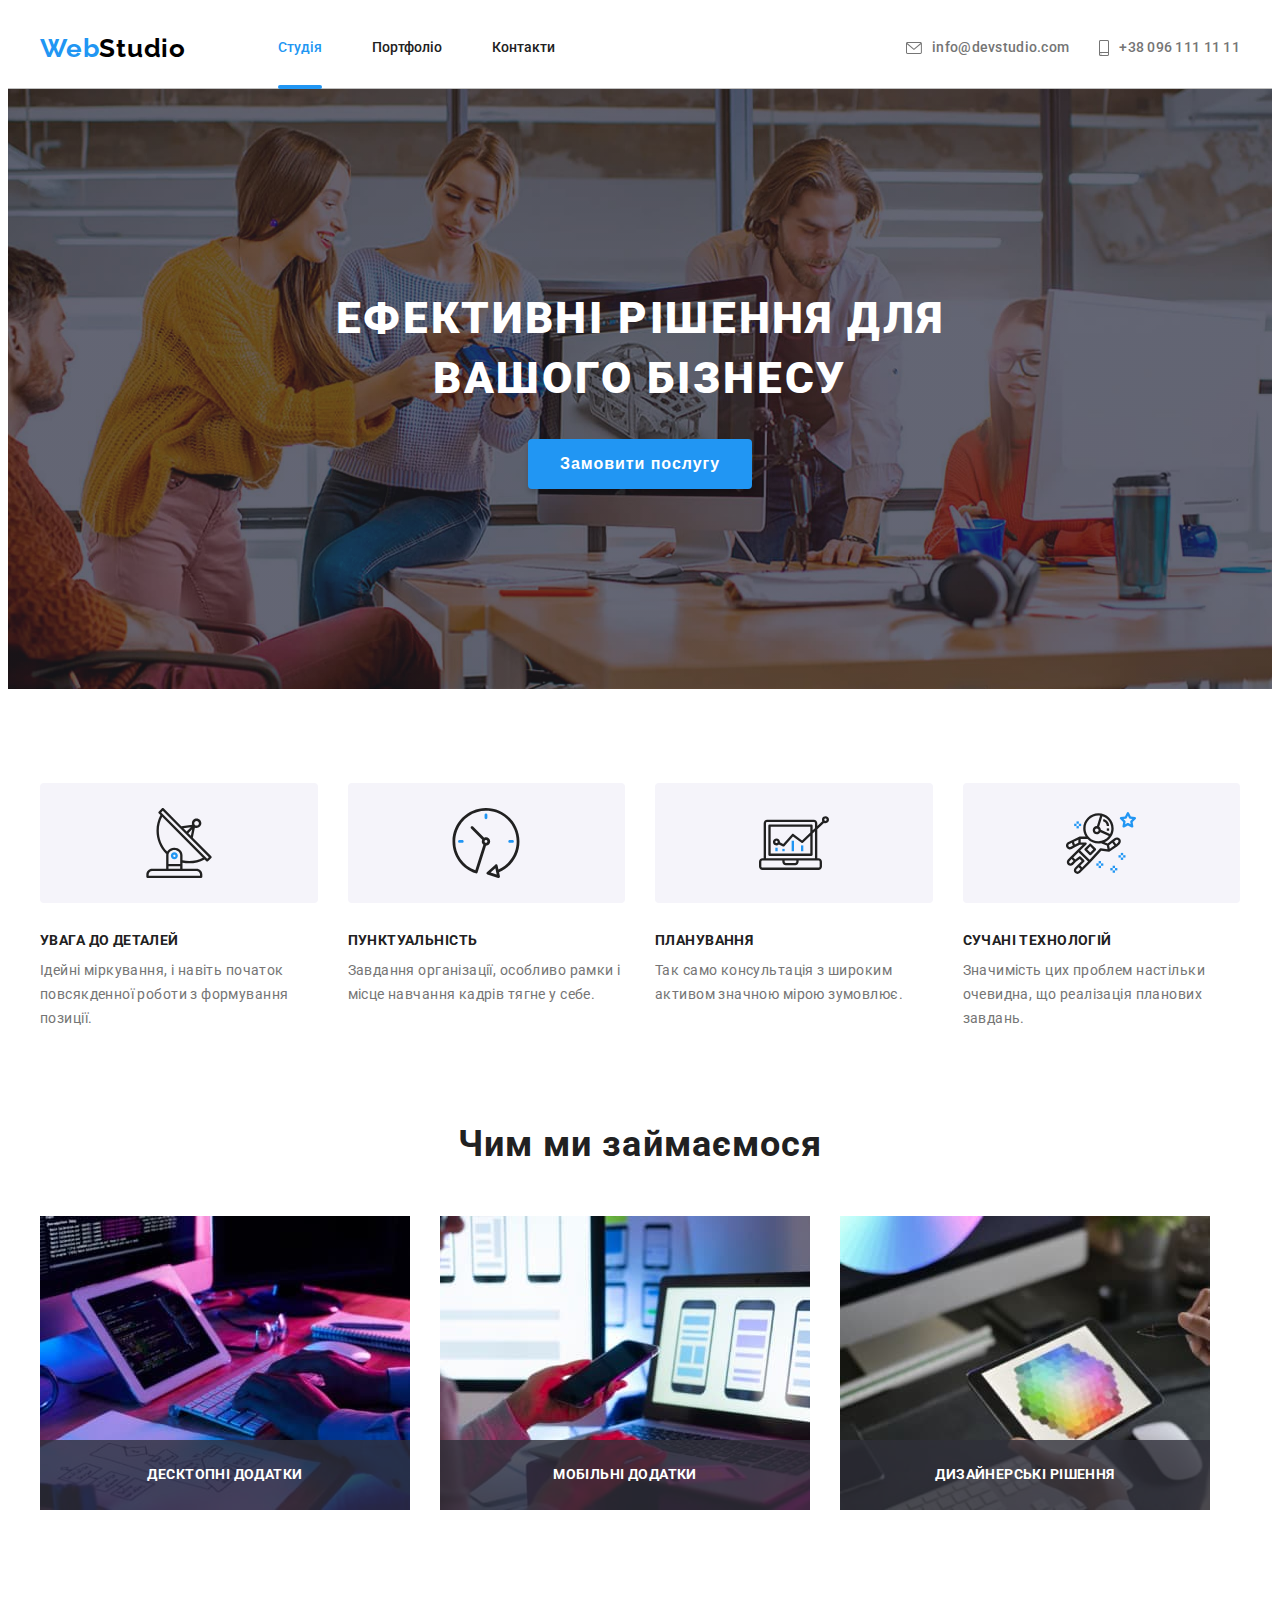
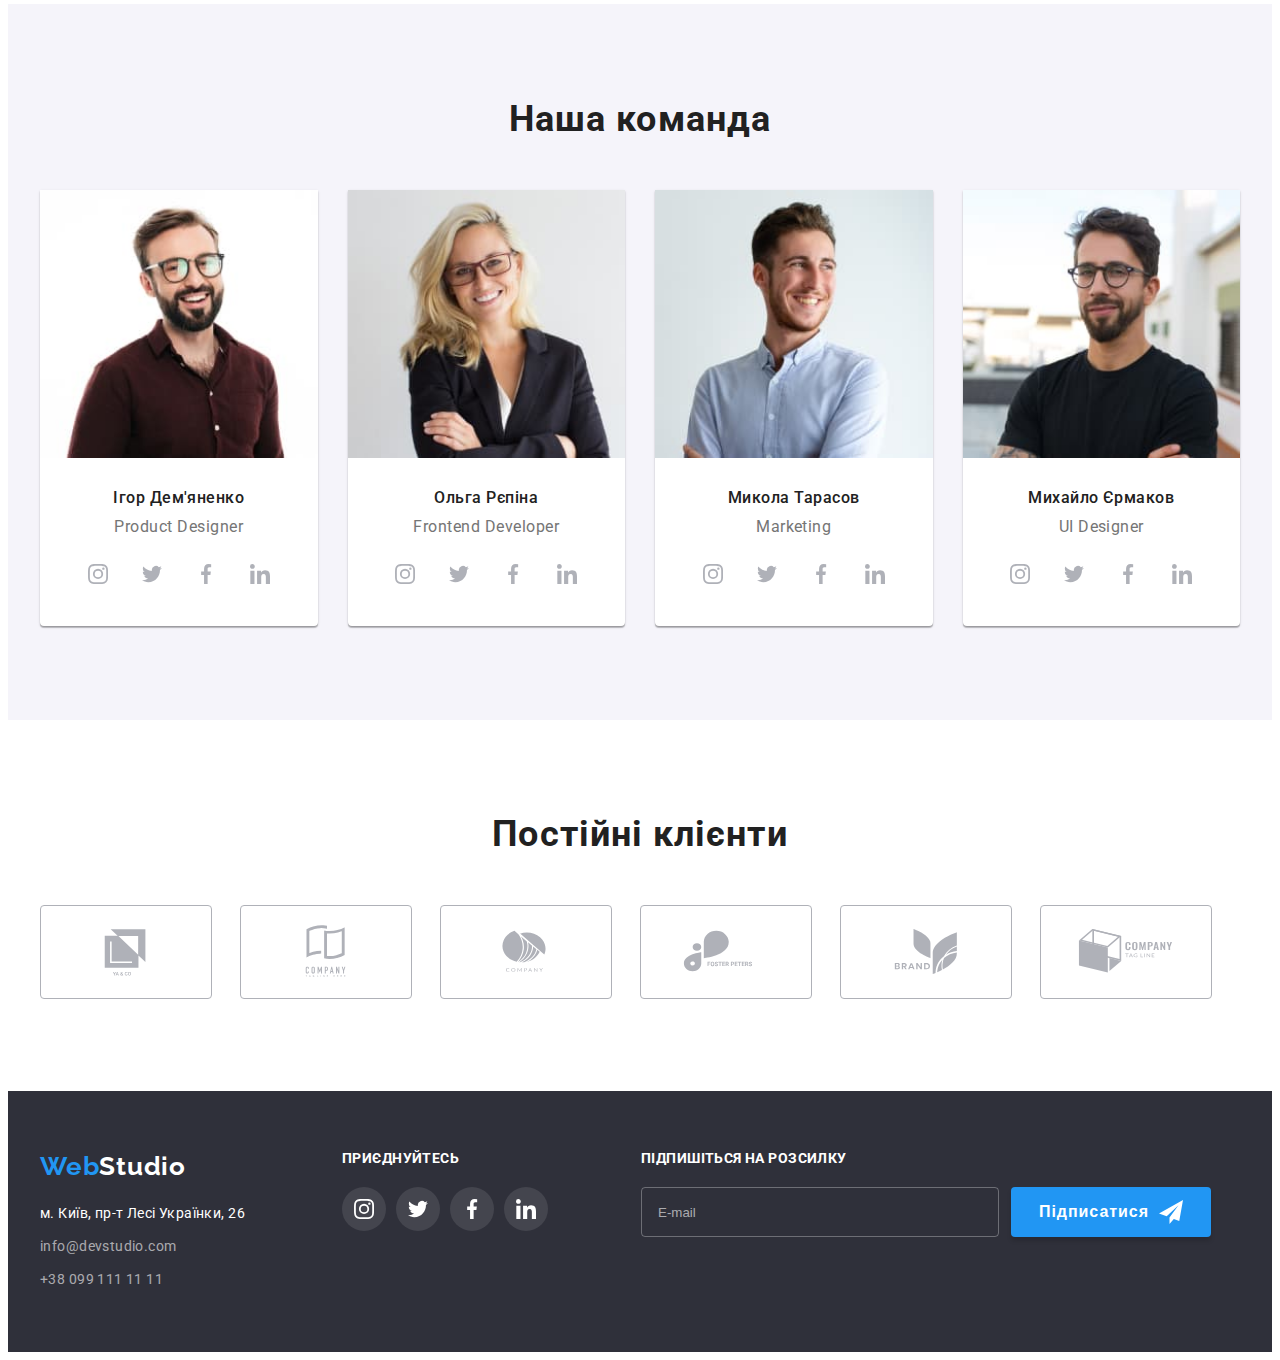
<file: index.html>
<!DOCTYPE html>
<html lang="uk">
	<head>
		<meta charset="UTF-8" />
		<meta http-equiv="X-UA-Compatible" content="IE=edge" />
		<meta name="viewport" content="width=device-width, initial-scale=1.0" />
		<title>Web Studio</title>
		<link rel="preconnect" href="https://fonts.googleapis.com" />
		<link rel="preconnect" href="https://fonts.gstatic.com" crossorigin />
		<link
			href="https://fonts.googleapis.com/css2?family=Raleway:wght@700&family=Roboto:wght@400;500;700;900&display=swap"
			rel="stylesheet"
		/>
        <link
			rel="stylesheet"
			href="https://cdnjs.cloudflare.com/ajax/libs/modern-normalize/1.1.0/modern-normalize.min.css"
			integrity="sha512-wpPYUAdjBVSE4KJnH1VR1HeZfpl1ub8YT/NKx4PuQ5NmX2tKuGu6U/JRp5y+Y8XG2tV+wKQpNHVUX03MfMFn9Q=="
			crossorigin="anonymous"
			referrerpolicy="no-referrer"
		/>
		<link rel="stylesheet" href="./css/main.min.css" />
		<link rel="stylesheet" href="./css/main.css" />
	</head>
	<body>
		<header class="header">
			<div class="container header__container">
				<a href="./" class="logo link"><span class="first-part">Web</span>Studio</a>
				<nav class="navigation">
					<ul class="navigation__list list">
						<li class="navigation__item">
							<a href="" class="navigation__link link navigation__link__current current"> Студія</a>
						</li>
						<li class="navigation__item">
							<a href="./portfolio.html" class="navigation__link link"> Портфоліо</a>
						</li>
						<li class="navigation__item"><a href="" class="navigation__link link"> Контакти</a></li>
					</ul>
				</nav>
				<ul class="connect list">
					<li class="connect__item">
						<a href="mailto:info@devstudio.com" class="connect__link link"
							><svg class="connect__icon" width="16" height="12">
								<use href="./images/icons.svg#icon-envelope"></use>
							</svg>
							info@devstudio.com
						</a>
					</li>
					<li class="connect__item">
						<a href="tel:+380961111111" class="connect__link link"
							><svg class="connect__icon" width="10" height="16">
								<use href="./images/icons.svg#icon-smartphone1"></use>
							</svg>
							+38 096 111 11 11
						</a>
					</li>
				</ul>
				<button type="button" class="menu-open-btn" data-menu-open>
					<svg class="header-mob" width="40" height="40">
						<use href="./images/icons.svg#icon-header-risca"></use>
					</svg>
				</button>
			</div>
			<div class="mob-menu is-hidden" data-menu>
				<div class="container">
					<button class="menu-close-btn" id="two" data-menu-close>
						<svg class="header-mob" width="40" height="40">
							<use href="./images/icons.svg#icon-header-close"></use>
						</svg>
					</button>
					<nav class="mob-menu-navigation">
						<ul class="mob-menu-list list">
							<li class="mob-menu-item">
								<a href="" class="mob-menu-link link mob-menu-current current"> Студія</a>
							</li>
							<li class="mob-menu-item">
								<a href="./portfolio.html" class="mob-menu-link link"> Портфоліо</a>
							</li>
							<li class="mob-menu-item"><a href="" class="mob-menu-link link"> Контакти</a></li>
						</ul>
					</nav>
					<ul class="mob-connect list">
						<li class="mob-connect-item link">
							<a href="tel:+380961111111" class="mob-connect-tel link"> +38 096 111 11 11 </a>
						</li>
						<li class="mob-connect-item">
							<a href="mailto:info@devstudio.com" class="mob-connect-mail link">
								info@devstudio.com
							</a>
						</li>
					</ul>
					<ul class="mob-soc-hid list">
						<li class="mob-soc-item">
							<a href="" class="mob-soc-link link">Instagram</a>
						</li>
						<li class="mob-soc-item"><a href="" class="mob-soc-link link">Twitter</a></li>
						<li class="mob-soc-item"><a href="" class="mob-soc-link link">Facebook</a></li>
						<li class="mob-soc-item"><a href="" class="mob-soc-link link">LinkedIn</a></li>
					</ul>
				</div>
			</div>
		</header>
		<main>
			<section class="hero">
				<div class="container">
					<h1 class="hero__title">
						Ефективні рішення для <br />
						вашого бізнесу
					</h1>
					<button type="button" class="hero__btn" data-modal-open>Замовити послугу</button>
				</div>
			</section>
			<section class="section">
				<div class="container">
					<h2 class="section__title">Переваги</h2>
					<ul class="benefits list">
						<li class="benefits-item">
							<div class="benefits-icon-box">
								<svg class="benefit-icon" width="70" height="70">
									<use href="./images/icons.svg#icon-antenna"></use>
								</svg>
							</div>
							<h3 class="benefits-title">Увага до деталей</h3>
							<p class="benefits-text">
								Ідейні міркування, і навіть початок повсякденної роботи з формування позиції.
							</p>
						</li>
						<li class="benefits-item">
							<div class="benefits-icon-box">
								<svg class="benefit-icon" width="70" height="70">
									<use href="./images/icons.svg#icon-clock"></use>
								</svg>
							</div>
							<h3 class="benefits-title">Пунктуальність</h3>
							<p class="benefits-text">
								Завдання організації, особливо рамки і місце навчання кадрів тягне у себе.
							</p>
						</li>
						<li class="benefits-item">
							<div class="benefits-icon-box">
								<svg class="benefit-icon" width="70" height="70">
									<use href="./images/icons.svg#icon-diagram"></use>
								</svg>
							</div>
							<h3 class="benefits-title">Планування</h3>
							<p class="benefits-text">
								Так само консультація з широким активом значною мірою зумовлює.
							</p>
						</li>
						<li class="benefits-item">
							<div class="benefits-icon-box">
								<svg class="benefit-icon" width="70" height="70">
									<use href="./images/icons.svg#icon-astronaut"></use>
								</svg>
							</div>
							<h3 class="benefits-title">Сучані технологій</h3>
							<p class="benefits-text">
								Значимість цих проблем настільки очевидна, що реалізація планових завдань.
							</p>
						</li>
					</ul>
				</div>
			</section>
			<section class="section hidden-section">
				<div class="container">
					<h2 class="works__title">Чим ми займаємося</h2>
					<ul class="works__list list">
						<li class="works__item">
							<div class="works__wrapper">
								<picture>
									<source
										srcset="./images/box1.jpg 1x, ./images/box-1-2x.jpg 2x"
										media="(min-width:1200px)"
									/>
									<img src="./images/box1.jpg" alt="box1" width="370" />
								</picture>
								<p class="works__text">Десктопні додатки</p>
							</div>
						</li>
						<li class="works__item">
							<div class="works__wrapper">
								<picture>
									<source
										srcset="./images/box2.jpg 1x, ./images/box-2-2x.jpg 2x"
										media="(min-width:1200px)"
									/>
									<img src="./images/box2.jpg" alt="box2" width="370" />
								</picture>
								<p class="works__text">Мобільні додатки</p>
							</div>
						</li>
						<li class="works__item">
							<div class="works__wrapper">
								<picture>
									<source
										srcset="./images/box3.jpg 1x, ./images/box-3-2x.jpg 2x"
										media="(min-width:1200px)"
									/>
									<img src="./images/box3.jpg" alt="box3" width="370" />
								</picture>
								<p class="works__text">Дизайнерські рішення</p>
							</div>
						</li>
					</ul>
				</div>
			</section>
			<section class="section section--bg">
				<div class="container">
					<h2 class="team">Наша команда</h2>
					<ul class="team__list list">
						<li class="team__item">
							<picture>
								<source
									srcset="./images/person-1-des.jpg 1x, ./images/person-1-des-2x.jpg 2x"
									media="(min-width:1200px)"
								/>
								<source
									srcset="./images/person-1-tab.jpg 1x, ./images/person-1-tab-2x.jpg 2x"
									media="(min-width:768px)"
								/>
								<source
									srcset="./images/person-1-mob.jpg 1x, ./images/person-1-mob-2x.jpg 2x"
									media="(max-width:767px)"
								/>
								<img src="./images/person-1-mob.jpg" alt="about" width="450" height="460" />
							</picture>
							<div class="team__workers">
								<h3 class="team__worker">Ігор Дем'яненко</h3>
								<p class="team__position">Product Designer</p>
								<ul class="team__icon list">
									<li class="team__icons">
										<a href="" class="team__link link">
											<svg class="team__img" width="20" height="20">
												<use href="./images/icons.svg#icon-instagram"></use>
											</svg>
										</a>
									</li>
									<li class="team__icons">
										<a href="" class="team__link link">
											<svg class="team__img" width="20" height="20">
												<use href="./images/icons.svg#icon-twitter	"></use>
											</svg>
										</a>
									</li>
									<li class="team__icons">
										<a href="" class="team__link link"
											><svg class="team__img" width="20" height="20">
												<use href="./images/icons.svg#icon-facebook"></use>
											</svg>
										</a>
									</li>
									<li class="team__icons">
										<a href="" class="team__link link"
											><svg class="team__img" width="20" height="20">
												<use href="./images/icons.svg#icon-linkedin"></use>
											</svg>
										</a>
									</li>
								</ul>
							</div>
						</li>
						<li class="team__item">
							<picture>
								<source
									srcset="./images/person-2-des.jpg 1x, ./images/person-2-des-2x.jpg 2x"
									media="(min-width:1200px)"
								/>
								<source
									srcset="./images/person-2-tab.jpg 1x, ./images/person-2-tab-2x.jpg 2x"
									media="(min-width:768px)"
								/>
								<source
									srcset="./images/person-2-mob.jpg 1x, ./images/person-2-mob-2x.jpg 2x"
									media="(max-width:767px)"
								/>
								<img src="./images/person-2-mob.jpg" alt="about" width="450" height="460" />
							</picture>
							<div class="team__workers">
								<h3 class="team__worker">Ольга Рєпіна</h3>
								<p class="team__position">Frontend Developer</p>
								<ul class="team__icon list">
									<li class="team__icons">
										<a href="" class="team__link link">
											<svg class="team__img" width="20" height="20">
												<use href="./images/icons.svg#icon-instagram"></use>
											</svg>
										</a>
									</li>
									<li class="team__icons">
										<a href="" class="team__link link">
											<svg class="team__img" width="20" height="20">
												<use href="./images/icons.svg#icon-twitter	"></use>
											</svg>
										</a>
									</li>
									<li class="team__icons">
										<a href="" class="team__link link"
											><svg class="team__img" width="20" height="20">
												<use href="./images/icons.svg#icon-facebook"></use>
											</svg>
										</a>
									</li>
									<li class="team__icons">
										<a href="" class="team__link link"
											><svg class="team__img" width="20" height="20">
												<use href="./images/icons.svg#icon-linkedin"></use>
											</svg>
										</a>
									</li>
								</ul>
							</div>
						</li>
						<li class="team__item">
							<picture>
								<source
									srcset="./images/person-3-des.jpg 1x, ./images/person-3-des-2x.jpg 2x"
									media="(min-width:1200px)"
								/>
								<source
									srcset="./images/person-3-tab.jpg 1x, ./images/person-3-tab-2x.jpg 2x"
									media="(min-width:768px)"
								/>
								<source
									srcset="./images/person-3-mob.jpg 1x, ./images/person-3-mob-2x.jpg 2x"
									media="(max-width:767px)"
								/>
								<img src="./images/person-3-mob.jpg" alt="about" width="450" height="460" />
							</picture>
							<div class="team__workers">
								<h3 class="team__worker">Микола Тарасов</h3>
								<p class="team__position">Marketing</p>
								<ul class="team__icon list">
									<li class="team__icons">
										<a href="" class="team__link link">
											<svg class="team__img" width="20" height="20">
												<use href="./images/icons.svg#icon-instagram"></use>
											</svg>
										</a>
									</li>
									<li class="team__icons">
										<a href="" class="team__link link">
											<svg class="team__img" width="20" height="20">
												<use href="./images/icons.svg#icon-twitter	"></use>
											</svg>
										</a>
									</li>
									<li class="team__icons">
										<a href="" class="team__link link"
											><svg class="team__img" width="20" height="20">
												<use href="./images/icons.svg#icon-facebook"></use>
											</svg>
										</a>
									</li>
									<li class="team__icons">
										<a href="" class="team__link link"
											><svg class="team__img" width="20" height="20">
												<use href="./images/icons.svg#icon-linkedin"></use>
											</svg>
										</a>
									</li>
								</ul>
							</div>
						</li>
						<li class="team__item">
							<picture>
								<source
									srcset="./images/person-4-des.jpg 1x, ./images/person-4-des-2x.jpg 2x"
									media="(min-width:1200px)"
								/>
								<source
									srcset="./images/person-4-tab.jpg 1x, ./images/person-4-tab-2x.jpg 2x"
									media="(min-width:768px)"
								/>
								<source
									srcset="./images/person-4-mob.jpg 1x, ./images/person-4-mob-2x.jpg 2x"
									media="(max-width:767px)"
								/>
								<img src="./images/person-4-mob.jpg" alt="about" width="450" height="460" />
							</picture>
							<div class="team__workers">
								<h3 class="team__worker">Михайло Єрмаков</h3>
								<p class="team__position">UI Designer</p>
								<ul class="team__icon list">
									<li class="team__icons">
										<a href="" class="team__link link">
											<svg class="team__img" width="20" height="20">
												<use href="./images/icons.svg#icon-instagram"></use>
											</svg>
										</a>
									</li>
									<li class="team__icons">
										<a href="" class="team__link link">
											<svg class="team__img" width="20" height="20">
												<use href="./images/icons.svg#icon-twitter	"></use>
											</svg>
										</a>
									</li>
									<li class="team__icons">
										<a href="" class="team__link link"
											><svg class="team__img" width="20" height="20">
												<use href="./images/icons.svg#icon-facebook"></use>
											</svg>
										</a>
									</li>
									<li class="team__icons">
										<a href="" class="team__link link"
											><svg class="team__img" width="20" height="20">
												<use href="./images/icons.svg#icon-linkedin"></use>
											</svg>
										</a>
									</li>
								</ul>
							</div>
						</li>
					</ul>
				</div>
			</section>
			<section class="section client">
				<div class="container">
					<h2 class="clients">Постійні клієнти</h2>
					<ul class="clients__list list">
						<li class="clients__item">
							<a href="" class="clients__icon link">
								<svg class="clients__img" width="106" height="60">
									<use href="./images/icons.svg#icon-Logo1"></use>
								</svg>
							</a>
						</li>
						<li class="clients__item">
							<a href="" class="clients__icon link">
								<svg class="clients__img" width="106" height="60">
									<use href="./images/icons.svg#icon-Logo2"></use>
								</svg>
							</a>
						</li>
						<li class="clients__item">
							<a href="" class="clients__icon link">
								<svg class="clients__img" width="106" height="60">
									<use href="./images/icons.svg#icon-Logo3"></use>
								</svg>
							</a>
						</li>
						<li class="clients__item">
							<a href="" class="clients__icon link">
								<svg class="clients__img" width="106" height="60">
									<use href="./images/icons.svg#icon-Logo4"></use>
								</svg>
							</a>
						</li>
						<li class="clients__item">
							<a href="" class="clients__icon link">
								<svg class="clients__img" width="106" height="60">
									<use href="./images/icons.svg#icon-Logo5"></use>
								</svg>
							</a>
						</li>
						<li class="clients__item">
							<a href="" class="clients__icon link">
								<svg class="clients__img" width="106" height="60">
									<use href="./images/icons.svg#icon-Logo6"></use>
								</svg>
							</a>
						</li>
					</ul>
				</div>
			</section>
		</main>
		<footer class="contacts">
			<div class="container footer__container">
				<div class="container-tablet">
					<div class="container-cont-bottom">
						<a href="./" class="logo-contacts link"><span class="first-part">Web</span>Studio</a>
						<address class="info">
							<ul class="info-list list">
								<li class="info-item">
									<a
										class="info-address link"
										href="https://goo.gl/maps/SW1nA3isdETWnzQe9"
										target="_blank"
										rel="noopener nereferrer nofollow"
									>
										м. Київ, пр-т Лесі Українки, 26
									</a>
								</li>
								<li class="info-item">
									<a href="mailto:info@devstudio.com" class="info-mail link">info@devstudio.com</a>
								</li>
								<li class="info-item">
									<a href="tel:+380991111111" class="info-tel link">+38 099 111 11 11</a>
								</li>
							</ul>
						</address>
					</div>
					<div class="invitation">
						<p class="invitation-title">Приєднуйтесь</p>
						<ul class="invitation-link list">
							<li class="footer-soc">
								<a href="" class="footer-soc-link link">
									<svg class="footer-soc-icon" width="20" height="20">
										<use href="./images/icons.svg#icon-instagram"></use>
									</svg>
								</a>
							</li>
							<li class="footer-soc">
								<a href="" class="footer-soc-link link">
									<svg class="footer-soc-icon" width="20" height="20">
										<use href="./images/icons.svg#icon-twitter	"></use>
									</svg>
								</a>
							</li>
							<li class="footer-soc">
								<a href="" class="footer-soc-link link"
									><svg class="footer-soc-icon" width="20" height="20">
										<use href="./images/icons.svg#icon-facebook"></use>
									</svg>
								</a>
							</li>
							<li class="footer-soc">
								<a href="" class="footer-soc-link link"
									><svg class="footer-soc-icon" width="20" height="20">
										<use href="./images/icons.svg#icon-linkedin"></use>
									</svg>
								</a>
							</li>
						</ul>
					</div>
				</div>
				<div class="footer-letter">
					<p class="text-soc-it">Підпишіться на розсилку</p>
					<form class="footer-form">
						<input
							type="text"
							class="footer-letter-mail"
							name="footer-letter-mail"
							placeholder="E-mail"
						/>
						<button type="submit" class="btn-footer-text sent-letter">
							Підписатися<svg class="footer-letter-icon" width="24" height="24">
								<use href="./images/icons.svg#icon-icon-send"></use>
							</svg>
						</button>
					</form>
				</div>
			</div>
		</footer>
		<div class="backdrop is-hidden" data-modal>
			<div class="modal">
				<button type="button" class="btn-modal" data-modal-close>
					<svg class="modal-icon" width="11" height="11">
						<use href="./images/icons.svg#icon-Vector"></use>
					</svg>
				</button>
				<p class="modal-title">Залиште свої дані, ми вам передзвонимо</p>
				<form class="modal-form">
					<div class="form-field">
						<label for="name" class="input-title">Ім'я</label>
						<div class="input-wrap">
							<input type="text" class="form-input" name="user-name" id="name" />
							<svg class="input-icon" width="18" height="18">
								<use href="./images/icons.svg#icon-person-name1"></use>
							</svg>
						</div>
					</div>
					<div class="form-field">
						<label for="phone" class="input-title">Телефон</label>
						<div class="input-wrap">
							<input type="tel" class="form-input" name="user-tel" id="phone" />
							<svg class="input-icon" width="18" height="18">
								<use href="./images/icons.svg#icon-person-tel"></use>
							</svg>
						</div>
					</div>
					<div class="form-field">
						<label for="mail" class="input-title">Пошта</label>
						<div class="input-wrap">
							<input type="email" class="form-input" name="user-email" id="mail" />
							<svg class="input-icon" width="18" height="18">
								<use href="./images/icons.svg#icon-person-email"></use>
							</svg>
						</div>
					</div>
					<div class="form-field-com">
						<label for="user-coment" class="input-title">Коментар</label>
						<textarea
							name="user-coment"
							id="user-coment"
							class="modal-text"
							placeholder="Введіть текст"
						></textarea>
					</div>
					<div class="form-field-com">
						<input
							type="checkbox"
							name="user-polyci"
							value="true"
							class="input-check section__title"
							id="user-polyci"
						/>
						<label for="user-polyci" class="form-polyci"
							>Погоджуюся з розсилкою та приймаю <a class="check-polyci" href="">Умови договору</a> 
						</label>
					</div>
					<button type="submit" class="btn-form">Відправити</button>
				</form>
			</div>
		</div>
		<script src="./js/modal.js"></script>
		<script src="./js/menu.js"></script>
	</body>
</html>
</file>
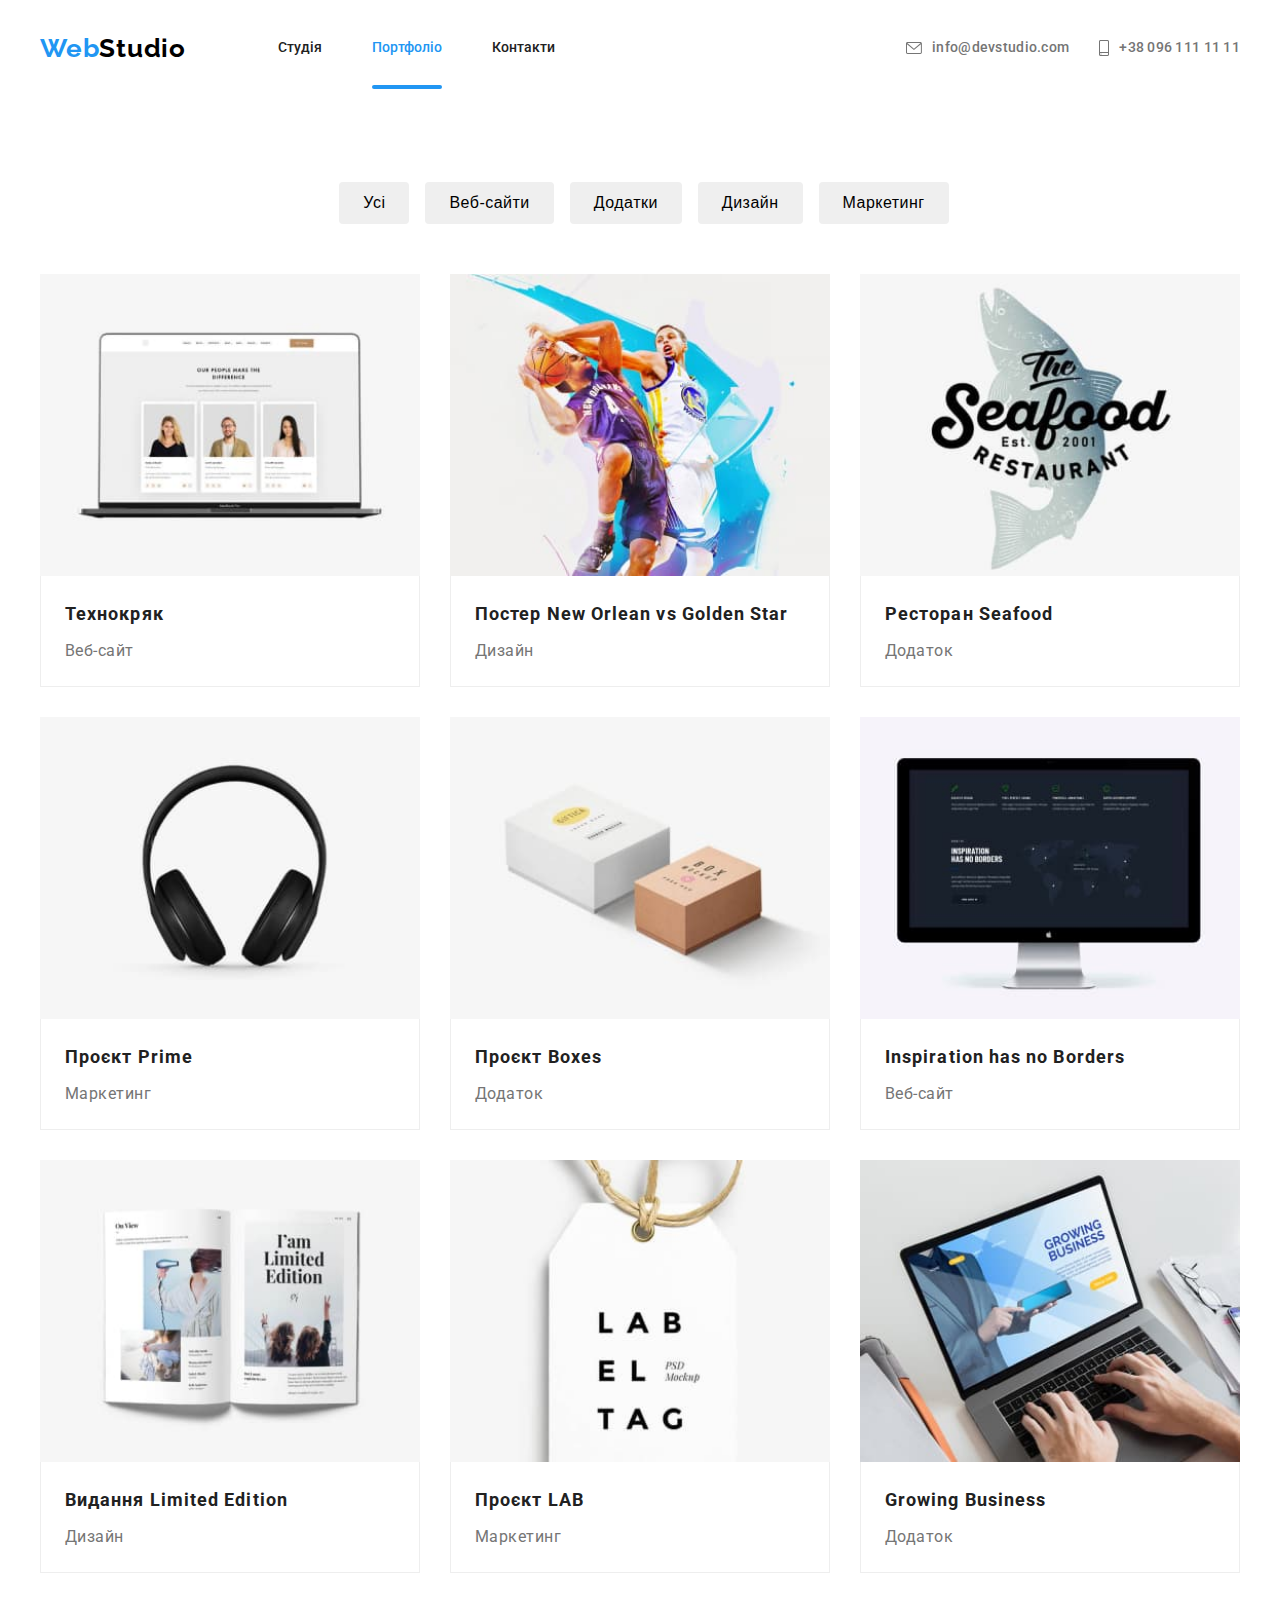
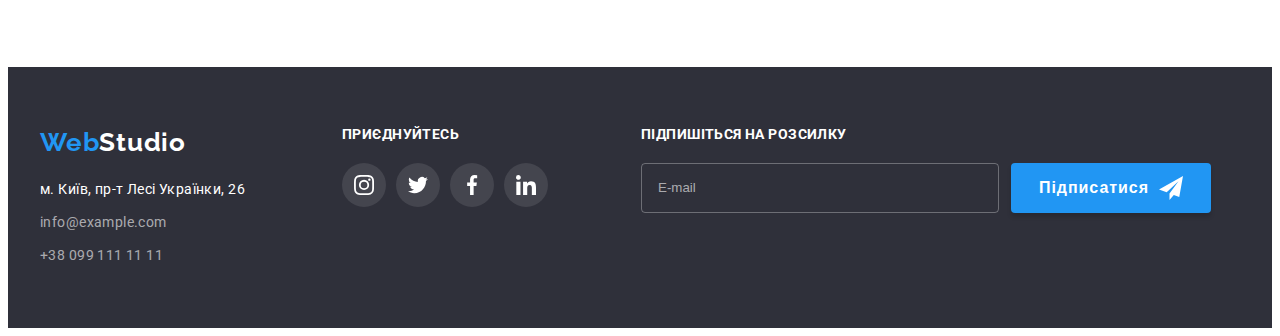
<file: portfolio.html>
<!DOCTYPE html>
<html lang="uk">
	<head>
		<meta charset="UTF-8" />
		<meta http-equiv="X-UA-Compatible" content="IE=edge" />
		<meta name="viewport" content="width=device-width, initial-scale=1.0" />
		<title>Portfolio</title>
		<link rel="preconnect" href="https://fonts.googleapis.com" />
		<link rel="preconnect" href="https://fonts.gstatic.com" crossorigin />
		<link
			href="https://fonts.googleapis.com/css2?family=Raleway:wght@700&family=Roboto:wght@400;500;700;900&display=swap"
			rel="stylesheet"
		/>
		<link
			rel="stylesheet"
			href="https://cdnjs.cloudflare.com/ajax/libs/modern-normalize/1.1.0/modern-normalize.min.css"
			integrity="sha512-wpPYUAdjBVSE4KJnH1VR1HeZfpl1ub8YT/NKx4PuQ5NmX2tKuGu6U/JRp5y+Y8XG2tV+wKQpNHVUX03MfMFn9Q=="
			crossorigin="anonymous"
			referrerpolicy="no-referrer"
		/>
		<link rel="stylesheet" href="./css/main.min.css" />
		<link rel="stylesheet" href="./css/main.css" />
	</head>
	<body>
		<header class="page-header">
			<div class="container header__container">
				<a href="./" class="logo link"><span class="first-part">Web</span>Studio</a>
				<nav class="navigation">
					<ul class="navigation__list list">
						<li class="navigation__item">
							<a href="./index.html" class="navigation__link link"> Студія</a>
						</li>
						<li class="navigation__item">
							<a href="" class="navigation__link link navigation-link__current current">
								Портфоліо</a
							>
						</li>
						<li class="navigation__item"><a href="" class="navigation__link link"> Контакти</a></li>
					</ul>
				</nav>
				<ul class="connect list">
					<li class="connect__item">
						<a href="mailto:info@devstudio.com" class="connect__link link"
							><svg class="connect__icon" width="16" height="12">
								<use href="./images/icons.svg#icon-envelope"></use>
							</svg>
							info@devstudio.com
						</a>
					</li>
					<li class="connect__item">
						<a href="tel:+380961111111" class="connect__link link"
							><svg class="connect__icon" width="10" height="16">
								<use href="./images/icons.svg#icon-smartphone1"></use>
							</svg>
							+38 096 111 11 11
						</a>
					</li>
				</ul>
				<button type="button" class="menu-open-btn" data-menu-open>
					<svg class="header-mob" width="40" height="40">
						<use href="./images/icons.svg#icon-header-risca"></use>
					</svg>
				</button>
			</div>
			<div class="mob-menu is-hidden" data-menu>
				<div class="container">
					<button class="menu-close-btn" data-menu-close>
						<svg class="header-mob" width="40" height="40">
							<use href="./images/icons.svg#icon-header-close"></use>
						</svg>
					</button>
					<nav class="mob-menu-navigation">
						<ul class="mob-menu-list list">
							<li class="mob-menu-item">
								<a href="./index.html" class="mob-menu-link link"> Студія</a>
							</li>
							<li class="mob-menu-item">
								<a href="" class="mob-menu-link link mob-menu-current curren"> Портфоліо</a>
							</li>
							<li class="mob-menu-item"><a href="" class="mob-menu-link link"> Контакти</a></li>
						</ul>
					</nav>
					<ul class="mob-connect list">
						<li class="mob-connect-item link">
							<a href="tel:+380961111111" class="mob-connect-tel link"> +38 096 111 11 11 </a>
						</li>
						<li class="mob-connect-item">
							<a href="mailto:info@devstudio.com" class="mob-connect-mail link">
								info@devstudio.com
							</a>
						</li>
					</ul>
					<ul class="mob-soc-hid list">
						<li class="mob-soc-item">
							<a href="" class="mob-soc-link link">Instagram</a>
						</li>
						<li class="mob-soc-item"><a href="" class="mob-soc-link link">Twitter</a></li>
						<li class="mob-soc-item"><a href="" class="mob-soc-link link">Facebook</a></li>
						<li class="mob-soc-item"><a href="" class="mob-soc-link link">LinkedIn</a></li>
					</ul>
				</div>
			</div>
		</header>
		<main>
			<section class="section">
				<div class="container">
					<h1 class="section__title">Портфоліо</h1>
					<ul class="filter list">
						<li class="filter-item">
							<button type="button" class="btn-port">Усі</button>
						</li>
						<li class="filter-item">
							<button type="button" class="btn-port">Веб-сайти</button>
						</li>
						<li class="filter-item">
							<button type="button" class="btn-port">Додатки</button>
						</li>
						<li class="filter-item">
							<button type="button" class="btn-port">Дизайн</button>
						</li>
						<li class="filter-item">
							<button type="button" class="btn-port">Маркетинг</button>
						</li>
					</ul>
					<ul class="gallery-list list">
						<li class="gallery-item">
							<a href="" class="projects link">
								<article class="work-card">
									<div class="team-thumb">
										<picture>
											<source
												srcset="./images/project-1-des.jpg 1x, ./images/project-1-des-2x.jpg 2x"
												media="(min-width:1200px)"
											/>
											<source
												srcset="./images/project-1-tab.jpg 1x, ./images/project-1-tab-2x.jpg 2x"
												media="(min-width:768px)"
											/>
											<source
												srcset="./images/project-1-mob.jpg 1x, ./images/project-1-mob-2x.jpg 2x"
												media="(max-width:767px)"
											/>
											<img
												src="./images/project-1-mob.jpg"
												alt="project1"
												width="450"
												height="294"
											/>
										</picture>
										<p class="thumb-text">
											Ресурс пропонує комплексні пропозиції з різним рівнем функціоналу та сервісів.
											Все це дозволить відвідувачу отримати вичерпні відомості про компанію чи
											приватну особу.
										</p>
									</div>
									<div class="project-desk">
										<h2 class="project-list">Технокряк</h2>
										<p class="project-text">Веб-сайт</p>
									</div>
								</article>
							</a>
						</li>
						<li class="gallery-item">
							<a href="" class="projects link">
								<article class="work-card">
									<div class="team-thumb">
										<picture>
											<source
												srcset="./images/project-2-des.jpg 1x, ./images/project-2-des-2x.jpg 2x"
												media="(min-width:1200px)"
											/>
											<source
												srcset="./images/project-2-tab.jpg 1x, ./images/project-2-tab-2x.jpg 2x"
												media="(min-width:768px)"
											/>
											<source
												srcset="./images/project-2-mob.jpg 1x, ./images/project-2-mob-2x.jpg 2x"
												media="(max-width:767px)"
											/>
											<img
												src="./images/project-2-mob.jpg"
												alt="project1"
												width="450"
												height="294"
											/>
										</picture>
										<p class="thumb-text">
											Ресурс пропонує комплексні пропозиції з різним рівнем функціоналу та сервісів.
											Все це дозволить відвідувачу отримати вичерпні відомості про компанію чи
											приватну особу.
										</p>
									</div>
									<div class="project-desk">
										<h2 class="project-list">Постер New Orlean vs Golden Star</h2>
										<p class="project-text">Дизайн</p>
									</div>
								</article>
							</a>
						</li>
						<li class="gallery-item">
							<a href="" class="projects link">
								<article class="work-card">
									<div class="team-thumb">
										<picture>
											<source
												srcset="./images/project-3-des.jpg 1x, ./images/project-3-des-2x.jpg 2x"
												media="(min-width:1200px)"
											/>
											<source
												srcset="./images/project-3-tab.jpg 1x, ./images/project-3-tab-2x.jpg 2x"
												media="(min-width:768px)"
											/>
											<source
												srcset="./images/project-3-mob.jpg 1x, ./images/project-3-mob-2x.jpg 2x"
												media="(max-width:767px)"
											/>
											<img
												src="./images/project-3-mob.jpg"
												alt="project1"
												width="450"
												height="294"
											/>
										</picture>
										<p class="thumb-text">
											Ресурс пропонує комплексні пропозиції з різним рівнем функціоналу та сервісів.
											Все це дозволить відвідувачу отримати вичерпні відомості про компанію чи
											приватну особу.
										</p>
									</div>
									<div class="project-desk">
										<h2 class="project-list">Ресторан Seafood</h2>
										<p class="project-text">Додаток</p>
									</div>
								</article>
							</a>
						</li>
						<li class="gallery-item">
							<a href="" class="projects link">
								<article class="work-card">
									<div class="team-thumb">
										<picture>
											<source
												srcset="./images/project-4-des.jpg 1x, ./images/project-4-des-2x.jpg 2x"
												media="(min-width:1200px)"
											/>
											<source
												srcset="./images/project-4-tab.jpg 1x, ./images/project-4-tab-2x.jpg 2x"
												media="(min-width:768px)"
											/>
											<source
												srcset="./images/project-4-mob.jpg 1x, ./images/project-4-mob-2x.jpg 2x"
												media="(max-width:767px)"
											/>
											<img
												src="./images/project-4-mob.jpg"
												alt="project1"
												width="450"
												height="294"
											/>
										</picture>
										<p class="thumb-text">
											Ресурс пропонує комплексні пропозиції з різним рівнем функціоналу та сервісів.
											Все це дозволить відвідувачу отримати вичерпні відомості про компанію чи
											приватну особу.
										</p>
									</div>
									<div class="project-desk">
										<h2 class="project-list">Проєкт Prime</h2>
										<p class="project-text">Маркетинг</p>
									</div>
								</article>
							</a>
						</li>
						<li class="gallery-item">
							<a href="" class="projects link">
								<article class="work-card">
									<div class="team-thumb">
										<picture>
											<source
												srcset="./images/project-5-des.jpg 1x, ./images/project-5-des-2x.jpg 2x"
												media="(min-width:1200px)"
											/>
											<source
												srcset="./images/project-5-tab.jpg 1x, ./images/project-5-tab-2x.jpg 2x"
												media="(min-width:768px)"
											/>
											<source
												srcset="./images/project-5-mob.jpg 1x, ./images/project-5-mob-2x.jpg 2x"
												media="(max-width:767px)"
											/>
											<img
												src="./images/project-5-mob.jpg"
												alt="project1"
												width="450"
												height="294"
											/>
										</picture>
										<p class="thumb-text">
											Ресурс пропонує комплексні пропозиції з різним рівнем функціоналу та сервісів.
											Все це дозволить відвідувачу отримати вичерпні відомості про компанію чи
											приватну особу.
										</p>
									</div>
									<div class="project-desk">
										<h2 class="project-list">Проєкт Boxes</h2>
										<p class="project-text">Додаток</p>
									</div>
								</article>
							</a>
						</li>
						<li class="gallery-item">
							<a href="" class="projects link">
								<article class="work-card">
									<div class="team-thumb">
										<picture>
											<source
												srcset="./images/project-6-des.jpg 1x, ./images/project-6-des-2x.jpg 2x"
												media="(min-width:1200px)"
											/>
											<source
												srcset="./images/project-6-tab.jpg 1x, ./images/project-6-tab-2x.jpg 2x"
												media="(min-width:768px)"
											/>
											<source
												srcset="./images/project-6-mob.jpg 1x, ./images/project-6-mob-2x.jpg 2x"
												media="(max-width:767px)"
											/>
											<img
												src="./images/project-6-mob.jpg"
												alt="project1"
												width="450"
												height="294"
											/>
										</picture>
										<p class="thumb-text">
											Ресурс пропонує комплексні пропозиції з різним рівнем функціоналу та сервісів.
											Все це дозволить відвідувачу отримати вичерпні відомості про компанію чи
											приватну особу.
										</p>
									</div>
									<div class="project-desk">
										<h2 class="project-list">Inspiration has no Borders</h2>
										<p class="project-text">Веб-сайт</p>
									</div>
								</article>
							</a>
						</li>
						<li class="gallery-item">
							<a href="" class="projects link">
								<article class="work-card">
									<div class="team-thumb">
										<picture>
											<source
												srcset="./images/project-7-des.jpg 1x, ./images/project-7-des-2x.jpg 2x"
												media="(min-width:1200px)"
											/>
											<source
												srcset="./images/project-7-tab.jpg 1x, ./images/project-7-tab-2x.jpg 2x"
												media="(min-width:768px)"
											/>
											<source
												srcset="./images/project-7-mob.jpg 1x, ./images/project-7-mob-2x.jpg 2x"
												media="(max-width:767px)"
											/>
											<img
												src="./images/project-7-mob.jpg"
												alt="project1"
												width="450"
												height="294"
											/>
										</picture>
										<p class="thumb-text">
											Ресурс пропонує комплексні пропозиції з різним рівнем функціоналу та сервісів.
											Все це дозволить відвідувачу отримати вичерпні відомості про компанію чи
											приватну особу.
										</p>
									</div>
									<div class="project-desk">
										<h2 class="project-list">Видання Limited Edition</h2>
										<p class="project-text">Дизайн</p>
									</div>
								</article>
							</a>
						</li>
						<li class="gallery-item">
							<a href="" class="projects link">
								<article class="work-card">
									<div class="team-thumb">
										<picture>
											<source
												srcset="./images/project-8-des.jpg 1x, ./images/project-8-des-2x.jpg 2x"
												media="(min-width:1200px)"
											/>
											<source
												srcset="./images/project-8-tab.jpg 1x, ./images/project-8-tab-2x.jpg 2x"
												media="(min-width:768px)"
											/>
											<source
												srcset="./images/project-8-mob.jpg 1x, ./images/project-8-mob-2x.jpg 2x"
												media="(max-width:767px)"
											/>
											<img
												src="./images/project-8-mob.jpg"
												alt="project1"
												width="450"
												height="294"
											/>
										</picture>
										<p class="thumb-text">
											Ресурс пропонує комплексні пропозиції з різним рівнем функціоналу та сервісів.
											Все це дозволить відвідувачу отримати вичерпні відомості про компанію чи
											приватну особу.
										</p>
									</div>
									<div class="project-desk">
										<h2 class="project-list">Проєкт LAB</h2>
										<p class="project-text">Маркетинг</p>
									</div>
								</article>
							</a>
						</li>
						<li class="gallery-item">
							<a href="" class="projects link">
								<article class="work-card">
									<div class="team-thumb">
										<picture>
											<source
												srcset="./images/project-9-des.jpg 1x, ./images/project-9-des-2x.jpg 2x"
												media="(min-width:1200px)"
											/>
											<source
												srcset="./images/project-9-tab.jpg 1x, ./images/project-9-tab-2x.jpg 2x"
												media="(min-width:768px)"
											/>
											<source
												srcset="./images/project-9-mob.jpg 1x, ./images/project-9-mob-2x.jpg 2x"
												media="(max-width:767px)"
											/>
											<img
												src="./images/project-9-mob.jpg"
												alt="project1"
												width="450"
												height="294"
											/>
										</picture>
										<p class="thumb-text">
											Ресурс пропонує комплексні пропозиції з різним рівнем функціоналу та сервісів.
											Все це дозволить відвідувачу отримати вичерпні відомості про компанію чи
											приватну особу.
										</p>
									</div>
									<div class="project-desk">
										<h2 class="project-list">Growing Business</h2>
										<p class="project-text">Додаток</p>
									</div>
								</article>
							</a>
						</li>
					</ul>
				</div>
			</section>
		</main>
		<footer class="contacts">
			<div class="container footer__container">
				<div class="container-tablet">
					<div class="container-cont-bottom">
						<a href="./" class="logo-contacts link"><span class="first-part">Web</span>Studio</a>
						<address class="info">
							<ul class="info-list list">
								<li class="info-item">
									<a
										class="info-address link"
										href="https://goo.gl/maps/SW1nA3isdETWnzQe9"
										target="_blank"
										rel="noopener nereferrer nofollow"
									>
										м. Київ, пр-т Лесі Українки, 26
									</a>
								</li>
								<li class="info-item">
									<a href="mailto:info@example.com" class="info-mail link">info@example.com</a>
								</li>
								<li class="info-item">
									<a href="tel:+380991111111" class="info-tel link">+38 099 111 11 11</a>
								</li>
							</ul>
						</address>
					</div>
					<div class="invitation">
						<p class="invitation-title">Приєднуйтесь</p>
						<ul class="invitation-link list">
							<li class="footer-soc">
								<a href="" class="footer-soc-link link">
									<svg class="footer-soc-icon" width="20" height="20">
										<use href="./images/icons.svg#icon-instagram"></use>
									</svg>
								</a>
							</li>
							<li class="footer-soc">
								<a href="" class="footer-soc-link link">
									<svg class="footer-soc-icon" width="20" height="20">
										<use href="./images/icons.svg#icon-twitter	"></use>
									</svg>
								</a>
							</li>
							<li class="footer-soc">
								<a href="" class="footer-soc-link link"
									><svg class="footer-soc-icon" width="20" height="20">
										<use href="./images/icons.svg#icon-facebook"></use>
									</svg>
								</a>
							</li>
							<li class="footer-soc">
								<a href="" class="footer-soc-link link"
									><svg class="footer-soc-icon" width="20" height="20">
										<use href="./images/icons.svg#icon-linkedin"></use>
									</svg>
								</a>
							</li>
						</ul>
					</div>
				</div>
				<div class="footer-letter">
					<p class="text-soc-it">Підпишіться на розсилку</p>
					<form class="footer-form">
						<input
							type="text"
							class="footer-letter-mail"
							name="footer-letter-mail"
							placeholder="E-mail"
						/>
						<button type="submit" class="btn-footer-text sent-letter">
							Підписатися<svg class="footer-letter-icon" width="24" height="24">
								<use href="./images/icons.svg#icon-icon-send"></use>
							</svg>
						</button>
					</form>
				</div>
			</div>
		</footer>
		<script src="./js/menu.js"></script>
	</body>
</html>
</file>
<file: css/main.css>
p,
h1,
h2,
h3,
h4,
h5,
h6 {
  margin: 0;
}

ul {
  margin: 0;
  padding-left: 0;
}

img {
  width: 100%;
  display: block;
  max-width: 100%;
  height: auto;
}

body.modal-open {
  overflow: hidden;
}

body {
  font-family: Roboto, sans-serif;
}

.list {
  list-style: none;
}

.link {
  text-decoration: none;
  display: block;
}

.container {
  width: 100%;
  padding-left: 15px;
  padding-right: 15px;
  margin: 0 auto;
}
@media screen and (min-width: 480px) {
  .container {
    width: 480px;
  }
}
@media screen and (min-width: 768px) {
  .container {
    width: 768px;
  }
}
@media screen and (min-width: 1200px) {
  .container {
    width: 1200px;
  }
}

.section {
  padding: 60px 0;
}
@media screen and (min-width: 1200px) {
  .section {
    padding: 94px 0;
  }
}

.backdrop {
  padding-left: 15px;
  padding-right: 15px;
  position: fixed;
  top: 0;
  width: 100%;
  height: 100%;
  background-color: rgba(0, 0, 0, 0.2);
  transition: opacity 250ms cubic-bezier(0.4, 0, 0.2, 1), visibility 250ms cubic-bezier(0.4, 0, 0.2, 1);
  overflow-y: scroll;
}

.is-hidden {
  visibility: hidden;
  opacity: 0;
  pointer-events: none;
}

.modal {
  position: relative;
  max-height: 100vh;
  width: 528px;
  height: 581px;
  background: #ffffff;
  box-shadow: 0px 1px 3px rgba(0, 0, 0, 0.12), 0px 1px 1px rgba(0, 0, 0, 0.14), 0px 2px 1px rgba(0, 0, 0, 0.2);
  border-radius: 4px;
  top: 50%;
  left: 50%;
  padding: 40px;
  transform: translate(-50%, -30%) scale(1);
  transition: transform 250ms cubic-bezier(0.4, 0, 0.2, 1);
}
@media screen and (max-width: 1199px) {
  .modal {
    width: 450px;
    height: 609px;
  }
}

.backdrop.is-hidden .modal {
  transform: translate(-50%, -50%) scale(0);
  min-height: 0;
}

.btn-modal {
  position: absolute;
  right: 8px;
  top: 8px;
  background: #ffffff;
  border: 1px solid rgba(0, 0, 0, 0.1);
  width: 30px;
  height: 30px;
  cursor: pointer;
  border-radius: 50%;
  background-color: transparent;
}
.btn-modal:focus, .btn-modal:hover {
  fill: #2196f3;
}

.modal-icon {
  position: absolute;
  top: 50%;
  left: 50%;
  transform: translate(-50%, -50%);
}

.no-scroll {
  overflow: hidden;
}

.modal-title {
  font-weight: 700;
  font-size: 20px;
  line-height: 1.15;
  text-align: center;
  letter-spacing: 0.03em;
  color: #212121;
  margin-bottom: 12px;
}
@media screen and (max-width: 1199px) {
  .modal-title {
    line-height: 1.5;
  }
}

.form-input {
  width: 100%;
  height: 40px;
  border: 1px solid rgba(33, 33, 33, 0.2);
  border-radius: 4px;
  padding-left: 42px;
}
.form-input:focus {
  outline-color: #2196f3;
}

.input-title {
  font-size: 12px;
  line-height: 1.16;
  letter-spacing: 0.01em;
  color: #757575;
}

.input-icon {
  position: absolute;
  left: 12px;
  top: 50%;
  transform: translateY(-50%);
}

.modal-text {
  display: block;
  width: 100%;
  height: 120px;
  border: 1px solid rgba(33, 33, 33, 0.2);
  border-radius: 4px;
  resize: none;
  padding: 12px 16px;
  margin-top: 4px;
}
.modal-text:focus {
  outline-color: #2196f3;
}

.btn-form {
  font-weight: 700;
  font-size: 16px;
  line-height: 1.87;
  letter-spacing: 0.06em;
  color: #ffffff;
  background: #2196f3;
  box-shadow: 0px 4px 4px rgba(0, 0, 0, 0.15);
  border-radius: 4px;
  border: none;
  cursor: pointer;
  padding: 10px 52px;
  display: block;
  margin-left: auto;
  margin-right: auto;
}

.form-field {
  margin-bottom: 10px;
}

.form-field-com {
  margin-bottom: 20px;
}

.input-wrap {
  position: relative;
  margin-top: 4px;
}

.form-input:focus + .input-icon {
  fill: #2196f3;
}

.form-polyci {
  font-size: 14px;
  line-height: 1.71;
  letter-spacing: 0.03em;
  color: #757575;
  display: flex;
  justify-content: center;
  align-items: center;
  margin-bottom: 20px;
}
.form-polyci::before {
  content: " ";
  width: 16px;
  height: 15px;
  border: 2px solid #212121;
  border-radius: 3px;
  margin-right: 8px;
  transition: background-color 250ms cubic-bezier(0.4, 0, 0.2, 1);
}
@media screen and (max-width: 1199px) {
  .form-polyci {
    font-size: 12px;
    line-height: 1.16;
  }
}

.check-polyci {
  margin-left: 5px;
  font-size: 12px;
  line-height: 1.71;
  letter-spacing: 0.03em;
  -webkit-text-decoration-line: underline;
          text-decoration-line: underline;
  color: #2196f3;
}

.input-check:checked + .form-polyci::before {
  background-color: #2196f3;
  border-radius: 2px;
  background-image: url(../images/galochka.svg);
  border: none;
  background-repeat: no-repeat;
  background-position: center;
}

@media screen and (min-width: 768px) {
  .navigation__list {
    width: calc((100% - 30px) / 2);
  }
}

.header {
  border-bottom: 1px solid silver;
  margin-right: auto;
  margin-left: auto;
}
@media screen and (max-width: 767px) {
  .header {
    padding-top: 16px;
    padding-bottom: 16px;
  }
}

.header__container {
  position: relative;
  display: flex;
  align-items: center;
}
@media screen and (max-width: 767px) {
  .header__container {
    width: 100%;
    display: flex;
  }
}

.navigation__list {
  display: none;
}
@media screen and (min-width: 768px) {
  .navigation__list {
    display: flex;
  }
}

.navigation__list.navigation__link::after {
  content: "";
  display: block;
  background: #2196f3;
  border-radius: 2px;
  width: 100%;
  height: 4px;
  position: absolute;
}

.navigation__list .navigation__item:not(:last-child) {
  margin-right: 50px;
}

.connect__link {
  font-weight: 500;
  line-height: 1.14;
  letter-spacing: 0.02em;
  color: #757575;
  align-items: center;
}
.connect__link {
  display: flex;
  gap: 10px;
  transition: color 250ms cubic-bezier(0.4, 0, 0.2, 1);
}
.connect__link:focus, .connect__link:hover {
  color: var(--accent--color);
}
@media screen and (min-width: 768px) and (max-width: 1199px) {
  .connect__link {
    font-size: 12px;
  }
}
@media screen and (min-width: 1200px) {
  .connect__link {
    font-size: 14px;
  }
}

.connect {
  display: none;
}
@media screen and (min-width: 768px) {
  .connect {
    display: block;
    margin-left: auto;
  }
}
@media screen and (min-width: 1200px) {
  .connect {
    display: flex;
    margin-left: auto;
  }
}

.connect.connect__item + .connect__item {
  margin-left: 50px;
}

.connect__item:not(:last-child) {
  margin-bottom: 10px;
}
@media screen and (min-width: 1200px) {
  .connect__item:not(:last-child) {
    margin-right: 30px;
    margin-bottom: 0;
  }
}

.navigation__link {
  position: relative;
  display: block;
  padding-top: 32px;
  padding-bottom: 32px;
  font-weight: 500;
  font-size: 14px;
  line-height: 1.14;
  color: var(--main--color);
  transition: color 250ms cubic-bezier(0.4, 0, 0.2, 1);
}
.navigation__link.current::after {
  content: "";
  display: block;
  width: 100%;
  height: 4px;
  border-radius: 2px;
  background-color: #2196f3;
  position: absolute;
  bottom: -1px;
  left: 0;
}

.navigation__link:hover,
.navigation__link:focus {
  color: #2196F3;
}

.navigation__link__current {
  color: #2196F3;
}

.connect__icon {
  fill: currentColor;
}

.connect__item .connect__lisk {
  font-weight: 500;
  font-size: 14px;
  line-height: 1.14;
  color: var(--main--color);
}

.navigation-link__current {
  color: var(--accent--color);
}

.menu-btn {
  margin-left: auto;
}

.menu-open-btn {
  border: none;
  top: 10px;
  right: 15px;
  display: block;
  margin-left: auto;
  border: none;
  background-color: #FFFFFF;
  cursor: pointer;
}
@media screen and (min-width: 768px) {
  .menu-open-btn {
    display: none;
  }
}

.mob-menu {
  position: fixed;
  background-color: white;
  top: 0;
  left: 0;
  width: 100vw;
  height: 100vh;
  padding-top: 48px;
  padding-bottom: 48px;
  padding-left: 40px;
  z-index: 1;
}
.mob-menu > .container {
  height: 100%;
  display: flex;
  flex-direction: column;
  justify-content: space-between;
}

.menu-close-btn {
  position: absolute;
  top: 10px;
  right: 15px;
  display: block;
  margin-left: auto;
  border: none;
  background-color: #FFFFFF;
  cursor: pointer;
}

.menu-close-btn:hover,
.menu-close-btn:focus {
  fill: #2196F3;
}

.mob-menu-item:not(:last-child) {
  margin-bottom: 32px;
}

.mob-menu-item {
  font-weight: 500;
  font-size: 40px;
  line-height: 1.18;
  letter-spacing: 0.02em;
  color: #212121;
}

.mob-connect-item:not(:last-child) {
  margin-bottom: 32px;
}

.mob-menu-link {
  font-weight: 500;
  font-size: 40px;
  line-height: 1.175;
  letter-spacing: 0.02em;
  color: #212121;
}

.mob-connect-mail {
  font-weight: 500;
  font-size: 24px;
  line-height: 1.4;
  letter-spacing: 0.02em;
  color: #757575;
}

.mob-connect-tel {
  font-weight: 500;
  font-size: 34px;
  line-height: 1.17;
  letter-spacing: 0.02em;
  color: #2196F3;
}

.mob-soc-hid {
  display: flex;
}

.mob-soc-item:not(:last-child) {
  margin-right: 20px;
}

.mob-soc-link {
  font-weight: 500;
  font-size: 18px;
  line-height: 1.22;
  letter-spacing: 0.02em;
  color: #2196F3;
}

.mob-menu-current {
  color: #2196F3;
}

.contacts {
  background-color: #2f303a;
  padding-top: 60px;
  padding-bottom: 60px;
  margin: 0 auto;
}

.info-item {
  font-style: normal;
  font-size: 14px;
  line-height: 1.71;
  letter-spacing: 0.03em;
}

.info-address {
  letter-spacing: 0.03em;
  color: var(--third--color);
  width: 232px;
}

.info-mail,
.info-tel {
  color: rgba(255, 255, 255, 0.6);
}

.logo-contacts {
  font-family: "Raleway";
  font-weight: 700;
  font-size: 26px;
  line-height: 1.19;
  letter-spacing: 0.03em;
  color: var(--third--color);
  margin-bottom: 20px;
}

.clients__list {
  display: flex;
  flex-wrap: wrap;
  gap: 30px;
}
@media screen and (min-width: 1200px) {
  .clients__list {
    display: flex;
  }
}

.clients {
  font-weight: 700;
  font-size: 28px;
  line-height: 1.18;
  text-align: center;
  letter-spacing: 0.03em;
  color: #212121;
  margin-bottom: 30px;
}
@media screen and (min-width: 1200px) {
  .clients {
    margin-bottom: 50px;
    font-size: 36px;
    line-height: 1.16;
  }
}

.clients__item {
  height: 92px;
  width: calc((100% - 30px) / 2);
}
@media screen and (min-width: 768px) {
  .clients__item {
    width: calc((100% - 60px) / 3);
  }
}
@media screen and (min-width: 1200px) {
  .clients__item {
    width: 170px;
    height: 92px;
  }
}

.clients__icon {
  outline: none;
  width: 100%;
  height: 100%;
  display: flex;
  align-items: center;
  justify-content: center;
  border: 1px solid #afb1b8;
  border-radius: 4px;
  transition: border 250ms cubic-bezier(0.4, 0, 0.2, 1), border-radius cubic-bezier(0.4, 0, 0.2, 1);
}
.clients__icon:focus, .clients__icon:hover {
  border: 1px solid #2196f3;
  border-radius: 4px;
}

.clients__img {
  fill: #afb1b8;
  transition: fill 250ms cubic-bezier(0.4, 0, 0.2, 1);
}
.clients__icon:hover .clients__img, .clients__icon:focus .clients__img {
  fill: #2196f3;
}

.hero {
  background-color: #c4c4c4;
  background-image: linear-gradient(rgba(47, 48, 58, 0.4), rgba(47, 48, 58, 0.4)), url(../images/header-mob-2x.webp);
  background-image: linear-gradient(rgba(47, 48, 58, 0.4), rgba(47, 48, 58, 0.4)), url(../images/header-mob.jpg);
  text-align: center;
  background-size: auto;
  padding: 118px 0;
  max-width: 1600px;
  background-repeat: no-repeat;
  background-size: cover;
  background-position: center;
  margin: 0 auto;
}
@media (min-device-pixel-ratio: 2), (-webkit-min-device-pixel-ratio: 2), (min-resolution: 192dpi), (min-resolution: 2dppx) {
  .hero {
    background-image: linear-gradient(rgba(47, 48, 58, 0.4), rgba(47, 48, 58, 0.4)), url(../images/header-mob-2x.jpg);
  }
}
@media screen and (min-width: 768px) {
  .hero {
    background-image: linear-gradient(rgba(47, 48, 58, 0.4), rgba(47, 48, 58, 0.4)), url(../images/header-tablet-2x.webp);
    background-image: linear-gradient(rgba(47, 48, 58, 0.4), rgba(47, 48, 58, 0.4)), url(../images/header-tablet.jpg);
  }
}
@media screen and (min-width: 768px) and (min-device-pixel-ratio: 2), screen and (min-width: 768px) and (-webkit-min-device-pixel-ratio: 2), screen and (min-width: 768px) and (min-resolution: 192dpi), screen and (min-width: 768px) and (min-resolution: 2dppx) {
  .hero {
    background-image: linear-gradient(rgba(47, 48, 58, 0.4), rgba(47, 48, 58, 0.4)), url(../images/header-tablet-2x.jpg);
  }
}
@media screen and (min-width: 1200px) {
  .hero {
    background-image: linear-gradient(rgba(47, 48, 58, 0.4), rgba(47, 48, 58, 0.4)), url(../images/hero-2x.webp);
    background-image: linear-gradient(rgba(47, 48, 58, 0.4), rgba(47, 48, 58, 0.4)), url(../images/hero.jpg);
    padding: 200px 0;
  }
}
@media screen and (min-width: 1200px) and (min-device-pixel-ratio: 2), screen and (min-width: 1200px) and (-webkit-min-device-pixel-ratio: 2), screen and (min-width: 1200px) and (min-resolution: 192dpi), screen and (min-width: 1200px) and (min-resolution: 2dppx) {
  .hero {
    background-image: linear-gradient(rgba(47, 48, 58, 0.4), rgba(47, 48, 58, 0.4)), url(../images/hero-2x.jpg);
  }
}

.hero__title {
  font-weight: 900;
  font-size: 44px;
  line-height: 1.36;
  letter-spacing: 0.06em;
  text-transform: uppercase;
  color: var(--third--color);
}
@media screen and (max-width: 1199px) {
  .hero__title {
    font-weight: 900;
    font-size: 26px;
    line-height: 1.62;
    text-align: center;
    letter-spacing: 0.06em;
    text-transform: uppercase;
    color: #FFFFFF;
  }
}

.hero__btn {
  margin-top: 30px;
  margin-left: auto;
  margin-right: auto;
}

.hero__btn {
  font-weight: 700;
  font-size: 16px;
  line-height: 1.88;
  align-items: center;
  text-align: center;
  letter-spacing: 0.06em;
  background: var(--accent--color);
  color: var(--third--color);
  cursor: pointer;
  border: none;
  box-shadow: 0px 4px 4px rgba(0, 0, 0, 0.15);
  border-radius: 4px;
  padding: 10px 32px;
  transition: background-color 250ms cubic-bezier(0.4, 0, 0.2, 1);
}
.hero__btn:hover, .hero__btn:focus {
  background-color: #188ce8;
}

@media screen and (max-width: 1199px) {
  .logo-contacts {
    display: flex;
    justify-content: center;
    font-size: 24px;
    line-height: 1.16;
  }
}
@media screen and (min-width: 1200px) {
  .logo-contacts {
    display: flex;
  }
}

@media screen and (max-width: 1199px) {
  .info-item {
    display: flex;
    justify-content: center;
  }
}
@media screen and (min-width: 1200px) {
  .info-item {
    display: flex;
  }
}

.info-list {
  justify-content: center;
}

.info-address:hover, .info-address:focus {
  color: var(--accent--color);
}

.info-mail:hover,
.info-mail:focus {
  color: var(--accent--color);
}

@media screen and (min-width: 1200px) {
  .footer__container {
    display: flex;
  }
}

.invitation-title {
  font-weight: 700;
  font-size: 14px;
  line-height: 1.14;
  letter-spacing: 0.03em;
  text-transform: uppercase;
  color: #ffffff;
  margin-bottom: 20px;
  text-align: center;
}
@media screen and (min-width: 768px) {
  .invitation-title {
    margin-top: 0;
    text-align: center;
  }
}
@media screen and (min-width: 1200px) {
  .invitation-title {
    text-align: start;
  }
}

.invitation-link {
  display: flex;
  justify-content: center;
  gap: 10px;
}

.footer-soc-link {
  width: 44px;
  height: 44px;
  border-radius: 50%;
  background: rgba(255, 255, 255, 0.1);
  display: flex;
  align-items: center;
  justify-content: center;
  transition: background-color 250ms cubic-bezier(0.4, 0, 0.2, 1);
}
.footer-soc-link:hover, .footer-soc-link:focus {
  background-color: #2196f3;
}

.footer-soc-icon {
  fill: #ffffff;
  transition: background-color 250ms cubic-bezier(0.4, 0, 0.2, 1);
}
.footer-soc-link:hover .footer-soc-icon, .footer-soc-link:focus .footer-soc-icon {
  fill: #ffffff;
}

.text-soc-it {
  font-weight: 700;
  font-size: 14px;
  line-height: 1.14;
  letter-spacing: 0.03em;
  text-transform: uppercase;
  text-align: center;
  color: #ffffff;
  margin-bottom: 20px;
}
@media screen and (min-width: 1200px) {
  .text-soc-it {
    display: block;
    text-align: start;
  }
}

.footer-letter-mail {
  width: 100%;
  padding-left: 16px;
  height: 50px;
  box-sizing: border-box;
  border: 1px solid rgba(255, 255, 255, 0.3);
  background-color: rgba(33, 149, 243, 0);
  border-radius: 4px;
  margin-bottom: 20px;
}
@media screen and (min-width: 768px) {
  .footer-letter-mail {
    width: 450px;
    display: block;
    margin-left: auto;
    margin-right: auto;
  }
}
@media screen and (min-width: 1200px) {
  .footer-letter-mail {
    width: 358px;
    margin-right: 12px;
  }
}
.footer-letter-mail::-moz-placeholder {
  color: rgba(255, 255, 255, 0.6);
}
.footer-letter-mail:-ms-input-placeholder {
  color: rgba(255, 255, 255, 0.6);
}
.footer-letter-mail::placeholder {
  color: rgba(255, 255, 255, 0.6);
}

.sent-letter {
  width: 200px;
  height: 50px;
  display: block;
  margin-left: auto;
  margin-right: auto;
  border: none;
  background: #2196f3;
  box-shadow: 0px 4px 4px rgba(0, 0, 0, 0.15);
  border-radius: 4px;
}

.footer-letter-icon {
  margin-left: 10px;
}

@media screen and (min-width: 1200px) {
  .footer-form {
    display: flex;
  }
}

.btn-footer-text {
  display: flex;
  font-weight: 700;
  font-size: 16px;
  line-height: 1.87;
  align-items: center;
  text-align: center;
  justify-content: center;
  letter-spacing: 0.06em;
  color: #ffffff;
}
.btn-footer-text:hover, .btn-footer-text:focus {
  background-color: #188CE8;
}

.container-tablet {
  margin-bottom: 60px;
}
@media screen and (min-width: 768px) {
  .container-tablet {
    display: flex;
    justify-content: space-around;
  }
}
@media screen and (min-width: 1200px) {
  .container-tablet {
    margin-bottom: 0;
    margin-right: 93px;
  }
}

@media screen and (min-width: 768px) {
  .container-cont-bottom {
    display: block;
  }
}
@media screen and (min-width: 1200px) {
  .container-cont-bottom {
    display: block;
    margin-right: 70px;
    margin-left: 0;
  }
}

.invitation {
  display: block;
  margin-top: 60px;
}
@media screen and (min-width: 768px) {
  .invitation {
    display: block;
    margin-top: 0;
  }
}
@media screen and (min-width: 1200px) {
  .invitation {
    display: block;
    margin-left: 0;
  }
}

.hidden-section {
  padding-top: 0;
}
@media screen and (max-width: 1200px) {
  .hidden-section {
    display: none;
  }
}

.works__item:not(:last-child) {
  margin-right: 30px;
}

.works__list {
  display: flex;
}

.works__title {
  font-weight: 700;
  font-size: 36px;
  line-height: 1.16;
  text-align: center;
  letter-spacing: 0.03em;
  color: var(--main--color);
  margin-bottom: 50px;
}

.works__wrapper {
  position: relative;
}

.works__text {
  display: flex;
  align-items: center;
  justify-content: center;
  font-weight: 700;
  font-size: 14px;
  line-height: 1.14;
  letter-spacing: 0.03em;
  text-transform: uppercase;
  color: #ffffff;
  background: rgba(47, 48, 58, 0.8);
  position: absolute;
  width: 100%;
  height: 70px;
  bottom: 0px;
}

.logo {
  font-family: "Raleway";
  font-weight: 700;
  font-size: 26px;
  line-height: 1.19;
  letter-spacing: 0.03em;
  color: #000000;
}
@media screen and (min-width: 480px) {
  .logo {
    font-size: 24px;
    line-height: 1.17;
  }
}
@media screen and (min-width: 768px) {
  .logo {
    display: block;
    margin-right: 87px;
  }
}
@media screen and (min-width: 1200px) {
  .logo {
    font-size: 26px;
    line-height: 1.19;
    display: block;
    margin-right: 92px;
  }
}

.first-part {
  color: var(--accent--color);
}

.filter {
  display: flex;
  flex-wrap: wrap;
  gap: 15px 8px;
}
@media screen and (min-width: 768px) {
  .filter {
    display: flex;
    justify-content: center;
  }
}

.work-card {
  height: 100%;
  display: flex;
  flex-direction: column;
}

.btn-port {
  margin-left: 8px;
  padding: 6px 22px;
  border-radius: 4px;
  font-weight: 500;
  font-size: 16px;
  line-height: 1.625;
  letter-spacing: 0.03em;
  border-color: transparent;
  cursor: pointer;
  transition-property: background-color, color, box-shadow;
  transition-duration: 250ms;
  transition-timing-function: cubic-bezier(0.4, 0, 0.2, 1);
}
.btn-port:hover, .btn-port:focus {
  background-color: var(--accent--color);
  color: var(--third--color);
  box-shadow: 0px 3px 1px rgba(0, 0, 0, 0.1), 0px 1px 2px rgba(0, 0, 0, 0.08), 0px 2px 2px rgba(0, 0, 0, 0.12);
}

.projects {
  height: 100%;
  display: grid;
  flex-direction: column;
}
.projects:hover, .projects:focus {
  box-shadow: 0px 1px 1px rgba(0, 0, 0, 0.12), 0px 4px 4px rgba(0, 0, 0, 0.06), 1px 4px 6px rgba(0, 0, 0, 0.16);
}

.team-thumb {
  position: relative;
  overflow: hidden;
}

.thumb-text {
  position: absolute;
  top: 0;
  font-size: 18px;
  line-height: 1.55;
  letter-spacing: 0.03em;
  color: #ffffff;
  background: rgba(33, 150, 243, 0.9);
  padding: 63px 24px;
  height: 100%;
  transform: translateY(100%);
  transition: 250ms cubic-bezier(0.4, 0, 0.2, 1);
}
.projects:hover .thumb-text, .projects:focus .thumb-text {
  transform: translateY(0);
}

.gallery-list {
  display: flex;
  flex-wrap: wrap;
  gap: 30px;
  font-weight: 700;
  font-size: 18px;
  line-height: 2;
  letter-spacing: 0.06em;
  margin-top: 40px;
}
@media screen and (min-width: 768px) {
  .gallery-list {
    margin-top: 30px;
  }
}
@media screen and (min-width: 1200px) {
  .gallery-list {
    margin-top: 50px;
  }
}

.work-item.gallery-item:nth-last-child(-n+3) {
  transition: box-shadow 250ms cubic-bezier(0.4, 0, 0.2, 1);
}

.project-list {
  font-weight: 700;
  font-size: 18px;
  line-height: 2;
  letter-spacing: 0.06em;
  color: var(--main--color);
  margin-bottom: 4px;
}

.project-desk {
  padding: 20px 24px 20px 24px;
  border-left: 1px solid #eeeeee;
  border-right: 1px solid #eeeeee;
  border-bottom: 1px solid #eeeeee;
  flex-grow: 1;
}

.project-text {
  font-weight: 400;
  font-size: 16px;
  line-height: 1.88;
  letter-spacing: 0.03em;
  color: var(--second--color);
}

.info {
  margin-top: 20px;
}

.info-list .info-item:not(:last-child) {
  margin-bottom: 9px;
}

.gallery-item {
  width: 100%;
}
@media screen and (min-width: 480px) {
  .gallery-item {
    width: 100%;
  }
}
@media screen and (min-width: 768px) {
  .gallery-item {
    width: calc((100% - 30px) / 2);
  }
}
@media screen and (min-width: 1200px) {
  .gallery-item {
    width: calc((100% - 60px) / 3);
  }
}

.team__list {
  display: flex;
  flex-wrap: wrap;
  gap: 30px;
}

.team__item {
  width: 100%;
  background: #ffffff;
  box-shadow: 0px 1px 3px rgba(0, 0, 0, 0.12), 0px 1px 1px rgba(0, 0, 0, 0.14), 0px 2px 1px rgba(0, 0, 0, 0.2);
  border-radius: 0px 0px 4px 4px;
}
@media screen and (min-width: 768px) {
  .team__item {
    width: calc((100% - 30px) / 2);
  }
}
@media screen and (min-width: 1200px) {
  .team__item {
    width: calc((100% - 90px) / 4);
  }
}

.section--bg {
  background-color: #f5f4fa;
}

.team {
  font-weight: 700;
  font-size: 28px;
  line-height: 1.17;
  text-align: center;
  letter-spacing: 0.03em;
  color: #212121;
  margin-bottom: 30px;
}
@media screen and (min-width: 1200px) {
  .team {
    font-size: 36px;
    margin-bottom: 50px;
  }
}

.team__worker {
  font-weight: 500;
  font-size: 16px;
  line-height: 1.19;
  text-align: center;
  letter-spacing: 0.03em;
  color: var(--main--color);
  margin-bottom: 10px;
}

.team__position {
  font-size: 16px;
  line-height: 1.19;
  text-align: center;
  letter-spacing: 0.03em;
  color: var(--second--color);
  margin-bottom: 16px;
}

.team__workers {
  padding-top: 30px;
  padding-bottom: 30px;
}

.team__icon {
  display: flex;
  justify-content: center;
  gap: 10px;
}

.team__link {
  width: 44px;
  height: 44px;
  border-radius: 50%;
  background-color: #ffffff;
  display: flex;
  align-items: center;
  justify-content: center;
  transition: background-color 250ms cubic-bezier(0.4, 0, 0.2, 1);
}
.team__link:hover, .team__link:focus {
  background-color: #2196f3;
}
.team__link:hover .team__img, .team__link:focus .team__img {
  fill: #ffffff;
}

.team__img {
  fill: #afb1b8;
  transition: fill 250ms cubic-bezier(0.4, 0, 0.2, 1);
}

.benefits {
  display: flex;
  flex-wrap: wrap;
  gap: 30px;
}

.benefits-item {
  width: 100%;
}
@media screen and (min-width: 768px) {
  .benefits-item {
    width: calc((100% - 30px) / 2);
  }
}
@media screen and (min-width: 1200px) {
  .benefits-item {
    width: calc((100% - 90px) / 4);
  }
}
.benefits-item .benefits-item:not(:last-child) {
  margin-bottom: 30px;
}

.benefits-title {
  font-weight: 700;
  font-size: 14px;
  line-height: 1.14;
  letter-spacing: 0.03em;
  text-transform: uppercase;
  color: var(--main--color);
  margin-bottom: 10px;
}
@media screen and (max-width: 768px) {
  .benefits-title {
    text-align: center;
  }
}

.benefits-text {
  font-size: 14px;
  line-height: 1.71;
  letter-spacing: 0.03em;
  color: var(--second--color);
}

.benefits-icon-box {
  height: 120px;
  background-color: #f5f4fa;
  display: flex;
  justify-content: center;
  align-items: center;
  margin-bottom: 30px;
  border-radius: 4px;
}

:root {
  --main--color: #212121;
  --second--color: #757575;
  --accent--color: #2196f3;
  --third--color: #ffffff;
}

.section__title {
  position: absolute;
  white-space: nowrap;
  width: 1px;
  height: 1px;
  overflow: hidden;
  border: 0;
  padding: 0;
  clip: rect(0 0 0 0);
  -webkit-clip-path: inset(50%);
          clip-path: inset(50%);
  margin: -1px;
}/*# sourceMappingURL=main.css.map */
</file>
<file: css/main.min.css>
p,h1,h2,h3,h4,h5,h6{margin:0}ul{margin:0;padding-left:0}img{width:100%;display:block;max-width:100%;height:auto}body.modal-open{overflow:hidden}body{font-family:Roboto,sans-serif}.list{list-style:none}.link{text-decoration:none;display:block}.container{width:100%;padding-left:15px;padding-right:15px;margin:0 auto}@media screen and (min-width: 480px){.container{width:480px}}@media screen and (min-width: 768px){.container{width:768px}}@media screen and (min-width: 1200px){.container{width:1200px}}.section{padding:60px 0}@media screen and (min-width: 1200px){.section{padding:94px 0}}.backdrop{padding-left:15px;padding-right:15px;position:fixed;top:0;width:100%;height:100%;background-color:rgba(0,0,0,.2);transition:opacity 250ms cubic-bezier(0.4, 0, 0.2, 1),visibility 250ms cubic-bezier(0.4, 0, 0.2, 1);overflow-y:scroll}.is-hidden{visibility:hidden;opacity:0;pointer-events:none}.modal{position:relative;max-height:100vh;width:528px;height:581px;background:#fff;box-shadow:0px 1px 3px rgba(0,0,0,.12),0px 1px 1px rgba(0,0,0,.14),0px 2px 1px rgba(0,0,0,.2);border-radius:4px;top:50%;left:50%;padding:40px;transform:translate(-50%, -30%) scale(1);transition:transform 250ms cubic-bezier(0.4, 0, 0.2, 1)}@media screen and (max-width: 1199px){.modal{width:450px;height:609px}}.backdrop.is-hidden .modal{transform:translate(-50%, -50%) scale(0);min-height:0}.btn-modal{position:absolute;right:8px;top:8px;background:#fff;border:1px solid rgba(0,0,0,.1);width:30px;height:30px;cursor:pointer;border-radius:50%;background-color:rgba(0,0,0,0)}.btn-modal:focus,.btn-modal:hover{fill:#2196f3}.modal-icon{position:absolute;top:50%;left:50%;transform:translate(-50%, -50%)}.no-scroll{overflow:hidden}.modal-title{font-weight:700;font-size:20px;line-height:1.15;text-align:center;letter-spacing:.03em;color:#212121;margin-bottom:12px}@media screen and (max-width: 1199px){.modal-title{line-height:1.5}}.form-input{width:100%;height:40px;border:1px solid rgba(33,33,33,.2);border-radius:4px;padding-left:42px}.form-input:focus{outline-color:#2196f3}.input-title{font-size:12px;line-height:1.16;letter-spacing:.01em;color:#757575}.input-icon{position:absolute;left:12px;top:50%;transform:translateY(-50%)}.modal-text{display:block;width:100%;height:120px;border:1px solid rgba(33,33,33,.2);border-radius:4px;resize:none;padding:12px 16px;margin-top:4px}.modal-text:focus{outline-color:#2196f3}.btn-form{font-weight:700;font-size:16px;line-height:1.87;letter-spacing:.06em;color:#fff;background:#2196f3;box-shadow:0px 4px 4px rgba(0,0,0,.15);border-radius:4px;border:none;cursor:pointer;padding:10px 52px;display:block;margin-left:auto;margin-right:auto}.form-field{margin-bottom:10px}.form-field-com{margin-bottom:20px}.input-wrap{position:relative;margin-top:4px}.form-input:focus+.input-icon{fill:#2196f3}.form-polyci{font-size:14px;line-height:1.71;letter-spacing:.03em;color:#757575;display:flex;justify-content:center;align-items:center;margin-bottom:20px}.form-polyci::before{content:" ";width:16px;height:15px;border:2px solid #212121;border-radius:3px;margin-right:8px;transition:background-color 250ms cubic-bezier(0.4, 0, 0.2, 1)}@media screen and (max-width: 1199px){.form-polyci{font-size:12px;line-height:1.16}}.check-polyci{margin-left:5px;font-size:12px;line-height:1.71;letter-spacing:.03em;-webkit-text-decoration-line:underline;text-decoration-line:underline;color:#2196f3}.input-check:checked+.form-polyci::before{background-color:#2196f3;border-radius:2px;background-image:url(../images/galochka.svg);border:none;background-repeat:no-repeat;background-position:center}@media screen and (min-width: 768px){.navigation__list{width:calc((100% - 30px)/2)}}.header{border-bottom:1px solid silver;margin-right:auto;margin-left:auto}@media screen and (max-width: 767px){.header{padding-top:16px;padding-bottom:16px}}.header__container{position:relative;display:flex;align-items:center}@media screen and (max-width: 767px){.header__container{width:100%;display:flex}}.navigation__list{display:none}@media screen and (min-width: 768px){.navigation__list{display:flex}}.navigation__list.navigation__link::after{content:"";display:block;background:#2196f3;border-radius:2px;width:100%;height:4px;position:absolute}.navigation__list .navigation__item:not(:last-child){margin-right:50px}.connect__link{font-weight:500;line-height:1.14;letter-spacing:.02em;color:#757575;align-items:center}.connect__link{display:flex;gap:10px;transition:color 250ms cubic-bezier(0.4, 0, 0.2, 1)}.connect__link:focus,.connect__link:hover{color:var(--accent--color)}@media screen and (min-width: 768px)and (max-width: 1199px){.connect__link{font-size:12px}}@media screen and (min-width: 1200px){.connect__link{font-size:14px}}.connect{display:none}@media screen and (min-width: 768px){.connect{display:block;margin-left:auto}}@media screen and (min-width: 1200px){.connect{display:flex;margin-left:auto}}.connect.connect__item+.connect__item{margin-left:50px}.connect__item:not(:last-child){margin-bottom:10px}@media screen and (min-width: 1200px){.connect__item:not(:last-child){margin-right:30px;margin-bottom:0}}.navigation__link{position:relative;display:block;padding-top:32px;padding-bottom:32px;font-weight:500;font-size:14px;line-height:1.14;color:var(--main--color);transition:color 250ms cubic-bezier(0.4, 0, 0.2, 1)}.navigation__link.current::after{content:"";display:block;width:100%;height:4px;border-radius:2px;background-color:#2196f3;position:absolute;bottom:-1px;left:0}.navigation__link:hover,.navigation__link:focus{color:#2196f3}.navigation__link__current{color:#2196f3}.connect__icon{fill:currentColor}.connect__item .connect__lisk{font-weight:500;font-size:14px;line-height:1.14;color:var(--main--color)}.navigation-link__current{color:var(--accent--color)}.menu-btn{margin-left:auto}.menu-open-btn{border:none;top:10px;right:15px;display:block;margin-left:auto;border:none;background-color:#fff;cursor:pointer}@media screen and (min-width: 768px){.menu-open-btn{display:none}}.mob-menu{position:fixed;background-color:#fff;top:0;left:0;width:100vw;height:100vh;padding-top:48px;padding-bottom:48px;padding-left:40px;z-index:1}.mob-menu>.container{height:100%;display:flex;flex-direction:column;justify-content:space-between}.menu-close-btn{position:absolute;top:10px;right:15px;display:block;margin-left:auto;border:none;background-color:#fff;cursor:pointer}.menu-close-btn:hover,.menu-close-btn:focus{fill:#2196f3}.mob-menu-item:not(:last-child){margin-bottom:32px}.mob-menu-item{font-weight:500;font-size:40px;line-height:1.18;letter-spacing:.02em;color:#212121}.mob-connect-item:not(:last-child){margin-bottom:32px}.mob-menu-link{font-weight:500;font-size:40px;line-height:1.175;letter-spacing:.02em;color:#212121}.mob-connect-mail{font-weight:500;font-size:24px;line-height:1.4;letter-spacing:.02em;color:#757575}.mob-connect-tel{font-weight:500;font-size:34px;line-height:1.17;letter-spacing:.02em;color:#2196f3}.mob-soc-hid{display:flex}.mob-soc-item:not(:last-child){margin-right:20px}.mob-soc-link{font-weight:500;font-size:18px;line-height:1.22;letter-spacing:.02em;color:#2196f3}.mob-menu-current{color:#2196f3}.contacts{background-color:#2f303a;padding-top:60px;padding-bottom:60px;margin:0 auto}.info-item{font-style:normal;font-size:14px;line-height:1.71;letter-spacing:.03em}.info-address{letter-spacing:.03em;color:var(--third--color);width:232px}.info-mail,.info-tel{color:rgba(255,255,255,.6)}.logo-contacts{font-family:"Raleway";font-weight:700;font-size:26px;line-height:1.19;letter-spacing:.03em;color:var(--third--color);margin-bottom:20px}.clients__list{display:flex;flex-wrap:wrap;gap:30px}@media screen and (min-width: 1200px){.clients__list{display:flex}}.clients{font-weight:700;font-size:28px;line-height:1.18;text-align:center;letter-spacing:.03em;color:#212121;margin-bottom:30px}@media screen and (min-width: 1200px){.clients{margin-bottom:50px;font-size:36px;line-height:1.16}}.clients__item{height:92px;width:calc((100% - 30px)/2)}@media screen and (min-width: 768px){.clients__item{width:calc((100% - 60px)/3)}}@media screen and (min-width: 1200px){.clients__item{width:170px;height:92px}}.clients__icon{outline:none;width:100%;height:100%;display:flex;align-items:center;justify-content:center;border:1px solid #afb1b8;border-radius:4px;transition:border 250ms cubic-bezier(0.4, 0, 0.2, 1),border-radius cubic-bezier(0.4, 0, 0.2, 1)}.clients__icon:focus,.clients__icon:hover{border:1px solid #2196f3;border-radius:4px}.clients__img{fill:#afb1b8;transition:fill 250ms cubic-bezier(0.4, 0, 0.2, 1)}.clients__icon:hover .clients__img,.clients__icon:focus .clients__img{fill:#2196f3}.hero{background-color:#c4c4c4;background-image:linear-gradient(rgba(47, 48, 58, 0.4), rgba(47, 48, 58, 0.4)),url(../images/header-mob-2x.webp);background-image:linear-gradient(rgba(47, 48, 58, 0.4), rgba(47, 48, 58, 0.4)),url(../images/header-mob.jpg);text-align:center;background-size:auto;padding:118px 0;max-width:1600px;background-repeat:no-repeat;background-size:cover;background-position:center;margin:0 auto}@media(min-device-pixel-ratio: 2),(-webkit-min-device-pixel-ratio: 2),(min-resolution: 192dpi),(min-resolution: 2dppx){.hero{background-image:linear-gradient(rgba(47, 48, 58, 0.4), rgba(47, 48, 58, 0.4)),url(../images/header-mob-2x.jpg)}}@media screen and (min-width: 768px){.hero{background-image:linear-gradient(rgba(47, 48, 58, 0.4), rgba(47, 48, 58, 0.4)),url(../images/header-tablet-2x.webp);background-image:linear-gradient(rgba(47, 48, 58, 0.4), rgba(47, 48, 58, 0.4)),url(../images/header-tablet.jpg)}}@media screen and (min-width: 768px)and (min-device-pixel-ratio: 2),screen and (min-width: 768px)and (-webkit-min-device-pixel-ratio: 2),screen and (min-width: 768px)and (min-resolution: 192dpi),screen and (min-width: 768px)and (min-resolution: 2dppx){.hero{background-image:linear-gradient(rgba(47, 48, 58, 0.4), rgba(47, 48, 58, 0.4)),url(../images/header-tablet-2x.jpg)}}@media screen and (min-width: 1200px){.hero{background-image:linear-gradient(rgba(47, 48, 58, 0.4), rgba(47, 48, 58, 0.4)),url(../images/hero-2x.webp);background-image:linear-gradient(rgba(47, 48, 58, 0.4), rgba(47, 48, 58, 0.4)),url(../images/hero.jpg);padding:200px 0}}@media screen and (min-width: 1200px)and (min-device-pixel-ratio: 2),screen and (min-width: 1200px)and (-webkit-min-device-pixel-ratio: 2),screen and (min-width: 1200px)and (min-resolution: 192dpi),screen and (min-width: 1200px)and (min-resolution: 2dppx){.hero{background-image:linear-gradient(rgba(47, 48, 58, 0.4), rgba(47, 48, 58, 0.4)),url(../images/hero-2x.jpg)}}.hero__title{font-weight:900;font-size:44px;line-height:1.36;letter-spacing:.06em;text-transform:uppercase;color:var(--third--color)}@media screen and (max-width: 1199px){.hero__title{font-weight:900;font-size:26px;line-height:1.62;text-align:center;letter-spacing:.06em;text-transform:uppercase;color:#fff}}.hero__btn{margin-top:30px;margin-left:auto;margin-right:auto}.hero__btn{font-weight:700;font-size:16px;line-height:1.88;align-items:center;text-align:center;letter-spacing:.06em;background:var(--accent--color);color:var(--third--color);cursor:pointer;border:none;box-shadow:0px 4px 4px rgba(0,0,0,.15);border-radius:4px;padding:10px 32px;transition:background-color 250ms cubic-bezier(0.4, 0, 0.2, 1)}.hero__btn:hover,.hero__btn:focus{background-color:#188ce8}@media screen and (max-width: 1199px){.logo-contacts{display:flex;justify-content:center;font-size:24px;line-height:1.16}}@media screen and (min-width: 1200px){.logo-contacts{display:flex}}@media screen and (max-width: 1199px){.info-item{display:flex;justify-content:center}}@media screen and (min-width: 1200px){.info-item{display:flex}}.info-list{justify-content:center}.info-address:hover,.info-address:focus{color:var(--accent--color)}.info-mail:hover,.info-mail:focus{color:var(--accent--color)}@media screen and (min-width: 1200px){.footer__container{display:flex}}.invitation-title{font-weight:700;font-size:14px;line-height:1.14;letter-spacing:.03em;text-transform:uppercase;color:#fff;margin-bottom:20px;text-align:center}@media screen and (min-width: 768px){.invitation-title{margin-top:0;text-align:center}}@media screen and (min-width: 1200px){.invitation-title{text-align:start}}.invitation-link{display:flex;justify-content:center;gap:10px}.footer-soc-link{width:44px;height:44px;border-radius:50%;background:rgba(255,255,255,.1);display:flex;align-items:center;justify-content:center;transition:background-color 250ms cubic-bezier(0.4, 0, 0.2, 1)}.footer-soc-link:hover,.footer-soc-link:focus{background-color:#2196f3}.footer-soc-icon{fill:#fff;transition:background-color 250ms cubic-bezier(0.4, 0, 0.2, 1)}.footer-soc-link:hover .footer-soc-icon,.footer-soc-link:focus .footer-soc-icon{fill:#fff}.text-soc-it{font-weight:700;font-size:14px;line-height:1.14;letter-spacing:.03em;text-transform:uppercase;text-align:center;color:#fff;margin-bottom:20px}@media screen and (min-width: 1200px){.text-soc-it{display:block;text-align:start}}.footer-letter-mail{width:100%;padding-left:16px;height:50px;box-sizing:border-box;border:1px solid rgba(255,255,255,.3);background-color:rgba(33,149,243,0);border-radius:4px;margin-bottom:20px}@media screen and (min-width: 768px){.footer-letter-mail{width:450px;display:block;margin-left:auto;margin-right:auto}}@media screen and (min-width: 1200px){.footer-letter-mail{width:358px;margin-right:12px}}.footer-letter-mail::-moz-placeholder{color:rgba(255,255,255,.6)}.footer-letter-mail:-ms-input-placeholder{color:rgba(255,255,255,.6)}.footer-letter-mail::placeholder{color:rgba(255,255,255,.6)}.sent-letter{width:200px;height:50px;display:block;margin-left:auto;margin-right:auto;border:none;background:#2196f3;box-shadow:0px 4px 4px rgba(0,0,0,.15);border-radius:4px}.footer-letter-icon{margin-left:10px}@media screen and (min-width: 1200px){.footer-form{display:flex}}.btn-footer-text{display:flex;font-weight:700;font-size:16px;line-height:1.87;align-items:center;text-align:center;justify-content:center;letter-spacing:.06em;color:#fff}.btn-footer-text:hover,.btn-footer-text:focus{background-color:#188ce8}.container-tablet{margin-bottom:60px}@media screen and (min-width: 768px){.container-tablet{display:flex;justify-content:space-around}}@media screen and (min-width: 1200px){.container-tablet{margin-bottom:0;margin-right:93px}}@media screen and (min-width: 768px){.container-cont-bottom{display:block}}@media screen and (min-width: 1200px){.container-cont-bottom{display:block;margin-right:70px;margin-left:0}}.invitation{display:block;margin-top:60px}@media screen and (min-width: 768px){.invitation{display:block;margin-top:0}}@media screen and (min-width: 1200px){.invitation{display:block;margin-left:0}}.hidden-section{padding-top:0}@media screen and (max-width: 1200px){.hidden-section{display:none}}.works__item:not(:last-child){margin-right:30px}.works__list{display:flex}.works__title{font-weight:700;font-size:36px;line-height:1.16;text-align:center;letter-spacing:.03em;color:var(--main--color);margin-bottom:50px}.works__wrapper{position:relative}.works__text{display:flex;align-items:center;justify-content:center;font-weight:700;font-size:14px;line-height:1.14;letter-spacing:.03em;text-transform:uppercase;color:#fff;background:rgba(47,48,58,.8);position:absolute;width:100%;height:70px;bottom:0px}.logo{font-family:"Raleway";font-weight:700;font-size:26px;line-height:1.19;letter-spacing:.03em;color:#000}@media screen and (min-width: 480px){.logo{font-size:24px;line-height:1.17}}@media screen and (min-width: 768px){.logo{display:block;margin-right:87px}}@media screen and (min-width: 1200px){.logo{font-size:26px;line-height:1.19;display:block;margin-right:92px}}.first-part{color:var(--accent--color)}.filter{display:flex;flex-wrap:wrap;gap:15px 8px}@media screen and (min-width: 768px){.filter{display:flex;justify-content:center}}.work-card{height:100%;display:flex;flex-direction:column}.btn-port{margin-left:8px;padding:6px 22px;border-radius:4px;font-weight:500;font-size:16px;line-height:1.625;letter-spacing:.03em;border-color:rgba(0,0,0,0);cursor:pointer;transition-property:background-color,color,box-shadow;transition-duration:250ms;transition-timing-function:cubic-bezier(0.4, 0, 0.2, 1)}.btn-port:hover,.btn-port:focus{background-color:var(--accent--color);color:var(--third--color);box-shadow:0px 3px 1px rgba(0,0,0,.1),0px 1px 2px rgba(0,0,0,.08),0px 2px 2px rgba(0,0,0,.12)}.projects{height:100%;display:grid;flex-direction:column}.projects:hover,.projects:focus{box-shadow:0px 1px 1px rgba(0,0,0,.12),0px 4px 4px rgba(0,0,0,.06),1px 4px 6px rgba(0,0,0,.16)}.team-thumb{position:relative;overflow:hidden}.thumb-text{position:absolute;top:0;font-size:18px;line-height:1.55;letter-spacing:.03em;color:#fff;background:rgba(33,150,243,.9);padding:63px 24px;height:100%;transform:translateY(100%);transition:250ms cubic-bezier(0.4, 0, 0.2, 1)}.projects:hover .thumb-text,.projects:focus .thumb-text{transform:translateY(0)}.gallery-list{display:flex;flex-wrap:wrap;gap:30px;font-weight:700;font-size:18px;line-height:2;letter-spacing:.06em;margin-top:40px}@media screen and (min-width: 768px){.gallery-list{margin-top:30px}}@media screen and (min-width: 1200px){.gallery-list{margin-top:50px}}.work-item.gallery-item:nth-last-child(-n+3){transition:box-shadow 250ms cubic-bezier(0.4, 0, 0.2, 1)}.project-list{font-weight:700;font-size:18px;line-height:2;letter-spacing:.06em;color:var(--main--color);margin-bottom:4px}.project-desk{padding:20px 24px 20px 24px;border-left:1px solid #eee;border-right:1px solid #eee;border-bottom:1px solid #eee;flex-grow:1}.project-text{font-weight:400;font-size:16px;line-height:1.88;letter-spacing:.03em;color:var(--second--color)}.info{margin-top:20px}.info-list .info-item:not(:last-child){margin-bottom:9px}.gallery-item{width:100%}@media screen and (min-width: 480px){.gallery-item{width:100%}}@media screen and (min-width: 768px){.gallery-item{width:calc((100% - 30px)/2)}}@media screen and (min-width: 1200px){.gallery-item{width:calc((100% - 60px)/3)}}.team__list{display:flex;flex-wrap:wrap;gap:30px}.team__item{width:100%;background:#fff;box-shadow:0px 1px 3px rgba(0,0,0,.12),0px 1px 1px rgba(0,0,0,.14),0px 2px 1px rgba(0,0,0,.2);border-radius:0px 0px 4px 4px}@media screen and (min-width: 768px){.team__item{width:calc((100% - 30px)/2)}}@media screen and (min-width: 1200px){.team__item{width:calc((100% - 90px)/4)}}.section--bg{background-color:#f5f4fa}.team{font-weight:700;font-size:28px;line-height:1.17;text-align:center;letter-spacing:.03em;color:#212121;margin-bottom:30px}@media screen and (min-width: 1200px){.team{font-size:36px;margin-bottom:50px}}.team__worker{font-weight:500;font-size:16px;line-height:1.19;text-align:center;letter-spacing:.03em;color:var(--main--color);margin-bottom:10px}.team__position{font-size:16px;line-height:1.19;text-align:center;letter-spacing:.03em;color:var(--second--color);margin-bottom:16px}.team__workers{padding-top:30px;padding-bottom:30px}.team__icon{display:flex;justify-content:center;gap:10px}.team__link{width:44px;height:44px;border-radius:50%;background-color:#fff;display:flex;align-items:center;justify-content:center;transition:background-color 250ms cubic-bezier(0.4, 0, 0.2, 1)}.team__link:hover,.team__link:focus{background-color:#2196f3}.team__link:hover .team__img,.team__link:focus .team__img{fill:#fff}.team__img{fill:#afb1b8;transition:fill 250ms cubic-bezier(0.4, 0, 0.2, 1)}.benefits{display:flex;flex-wrap:wrap;gap:30px}.benefits-item{width:100%}@media screen and (min-width: 768px){.benefits-item{width:calc((100% - 30px)/2)}}@media screen and (min-width: 1200px){.benefits-item{width:calc((100% - 90px)/4)}}.benefits-item .benefits-item:not(:last-child){margin-bottom:30px}.benefits-title{font-weight:700;font-size:14px;line-height:1.14;letter-spacing:.03em;text-transform:uppercase;color:var(--main--color);margin-bottom:10px}@media screen and (max-width: 768px){.benefits-title{text-align:center}}.benefits-text{font-size:14px;line-height:1.71;letter-spacing:.03em;color:var(--second--color)}.benefits-icon-box{height:120px;background-color:#f5f4fa;display:flex;justify-content:center;align-items:center;margin-bottom:30px;border-radius:4px}:root{--main--color: #212121;--second--color: #757575;--accent--color: #2196f3;--third--color: #ffffff}.section__title{position:absolute;white-space:nowrap;width:1px;height:1px;overflow:hidden;border:0;padding:0;clip:rect(0 0 0 0);-webkit-clip-path:inset(50%);clip-path:inset(50%);margin:-1px}/*# sourceMappingURL=main.min.css.map */
</file>
